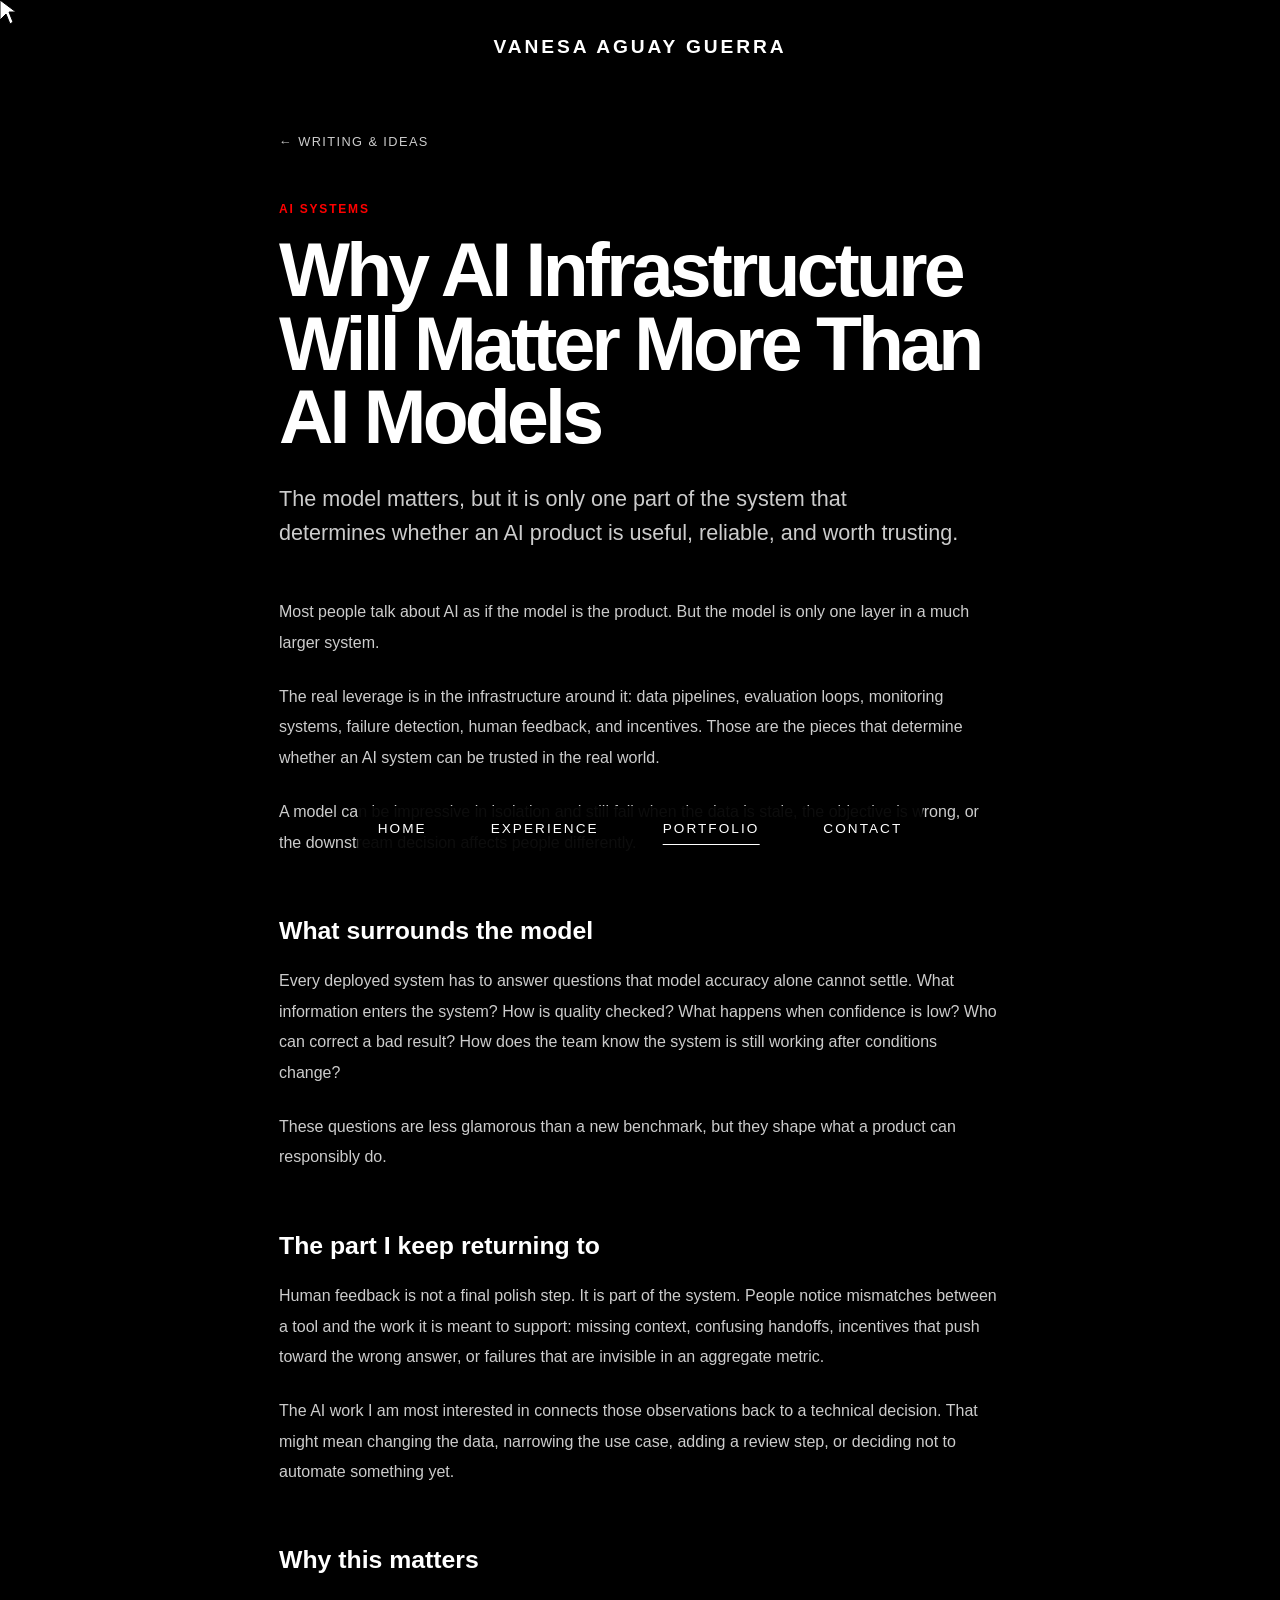
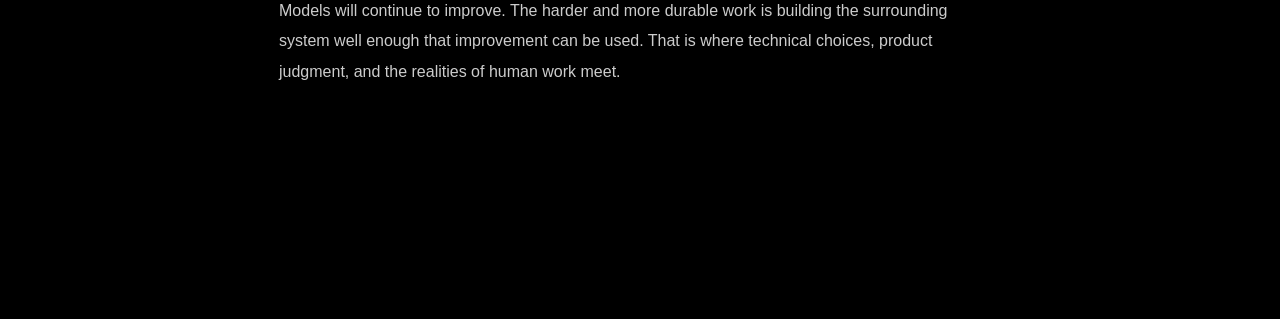
<file: blog-ai-infrastructure.html>
<!DOCTYPE html>
<html lang="en">
<head>
  <meta charset="UTF-8">
  <meta name="viewport" content="width=device-width, initial-scale=1.0">
  <title>Why AI Infrastructure Will Matter More Than AI Models • Vanesa Aguay Guerra</title>
  <link rel="stylesheet" href="styles.css">
</head>
<body>
  <div class="cursor" id="cursor"></div>

  <nav class="nav">
    <div class="nav-logo">VANESA AGUAY GUERRA</div>
  </nav>

  <nav class="bottom-nav" aria-label="Primary navigation">
    <a href="index.html" class="bottom-nav-link"><span class="nav-icon">⌂</span><span>home</span></a>
    <a href="experience.html" class="bottom-nav-link"><span class="nav-icon">◉</span><span>experience</span></a>
    <a href="portfolio.html#writing" class="bottom-nav-link active"><span class="nav-icon">▣</span><span>portfolio</span></a>
    <a href="mailto:vanesa.aguay@yale.edu" class="bottom-nav-link"><span class="nav-icon">✉</span><span>contact</span></a>
  </nav>

  <main id="main-container">
    <article class="page active">
      <div class="content-wrapper writing-article">
        <a class="article-back" href="portfolio.html#writing">← Writing &amp; Ideas</a>
        <p class="blog-category">AI Systems</p>
        <h1>Why AI Infrastructure Will Matter More Than AI Models</h1>
        <p class="article-dek">The model matters, but it is only one part of the system that determines whether an AI product is useful, reliable, and worth trusting.</p>

        <p>Most people talk about AI as if the model is the product. But the model is only one layer in a much larger system.</p>
        <p>The real leverage is in the infrastructure around it: data pipelines, evaluation loops, monitoring systems, failure detection, human feedback, and incentives. Those are the pieces that determine whether an AI system can be trusted in the real world.</p>
        <p>A model can be impressive in isolation and still fail when the data is stale, the objective is wrong, or the downstream decision affects people differently.</p>

        <h2>What surrounds the model</h2>
        <p>Every deployed system has to answer questions that model accuracy alone cannot settle. What information enters the system? How is quality checked? What happens when confidence is low? Who can correct a bad result? How does the team know the system is still working after conditions change?</p>
        <p>These questions are less glamorous than a new benchmark, but they shape what a product can responsibly do.</p>

        <h2>The part I keep returning to</h2>
        <p>Human feedback is not a final polish step. It is part of the system. People notice mismatches between a tool and the work it is meant to support: missing context, confusing handoffs, incentives that push toward the wrong answer, or failures that are invisible in an aggregate metric.</p>
        <p>The AI work I am most interested in connects those observations back to a technical decision. That might mean changing the data, narrowing the use case, adding a review step, or deciding not to automate something yet.</p>

        <h2>Why this matters</h2>
        <p>Models will continue to improve. The harder and more durable work is building the surrounding system well enough that improvement can be used. That is where technical choices, product judgment, and the realities of human work meet.</p>
      </div>
    </article>
  </main>

  <script src="script-pages.js"></script>
</body>
</html>
</file>
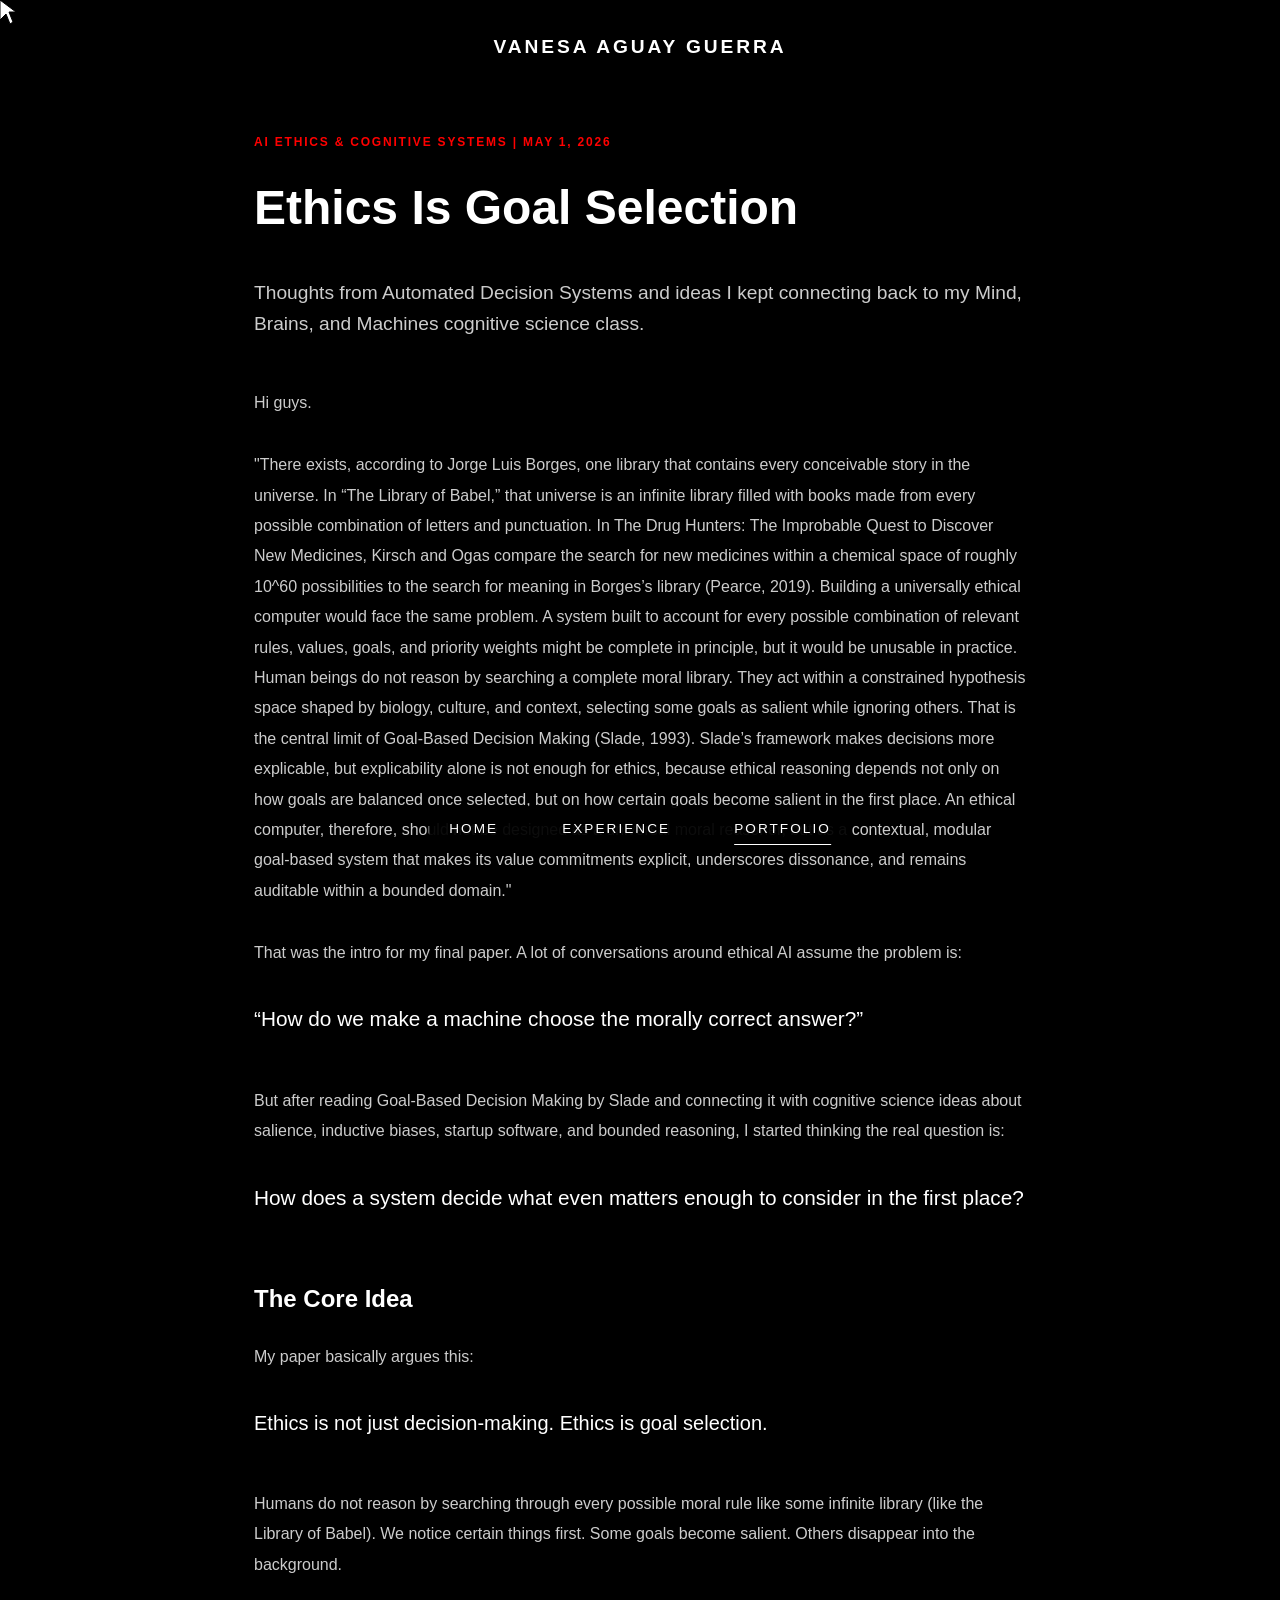
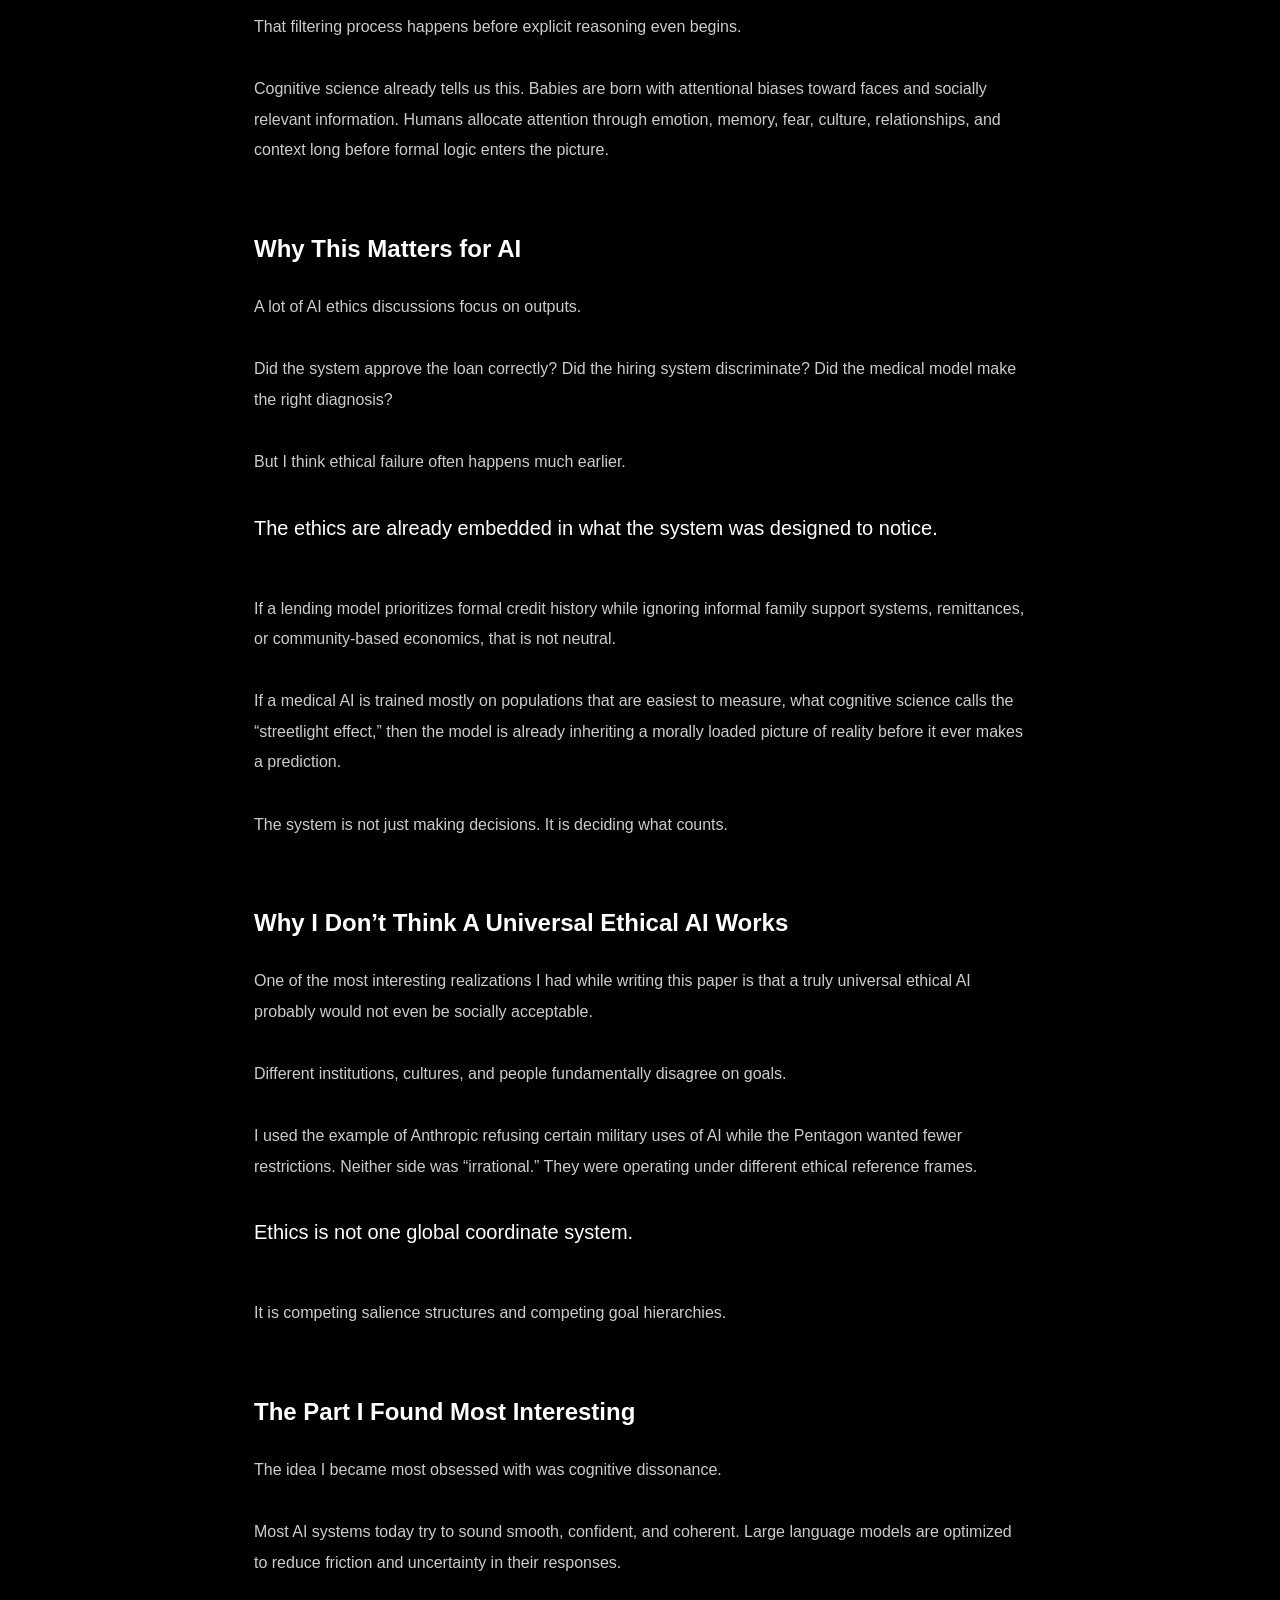
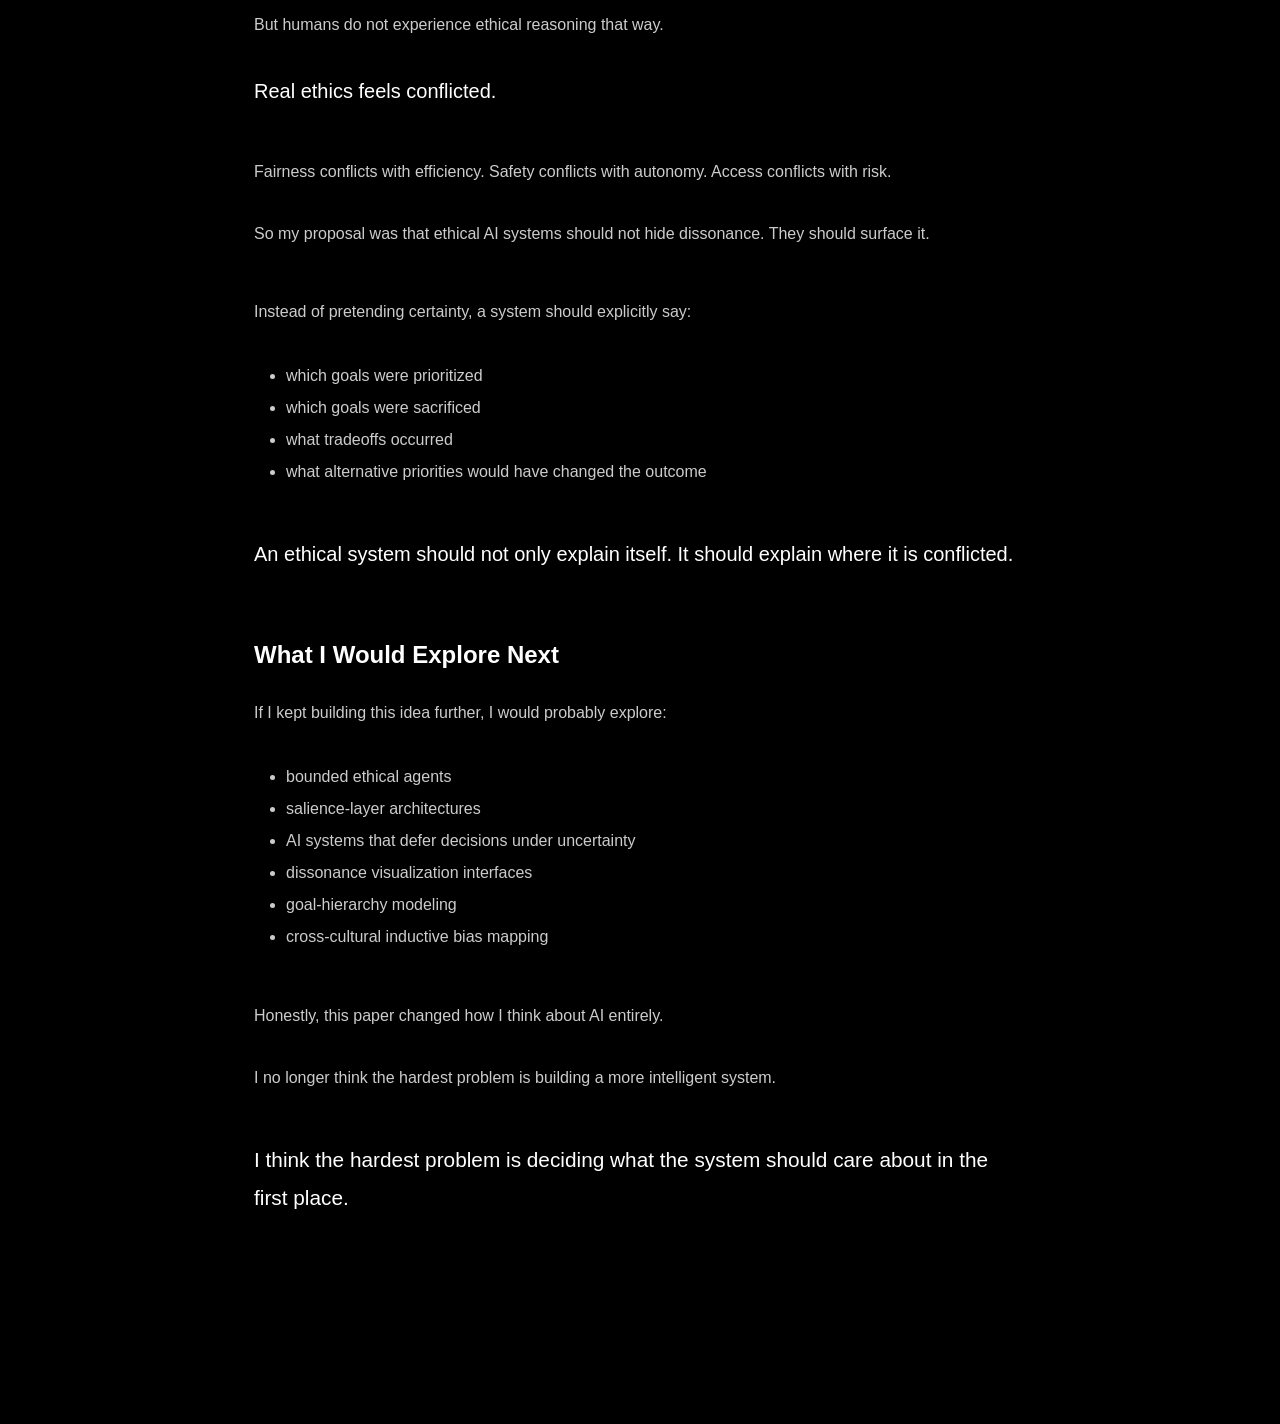
<file: blog-decision-systems.html>
<!DOCTYPE html>
<html lang="en">
<head>
  <meta charset="UTF-8">
  <meta name="viewport" content="width=device-width, initial-scale=1.0">
  <title>Ethics Is Goal Selection • Vanesa Aguay Guerra</title>
  <link rel="stylesheet" href="styles.css">
</head>
<body>
  <div class="cursor" id="cursor"></div>

  <nav class="nav">
    <div class="nav-logo">VANESA AGUAY GUERRA</div>
  </nav>

  <nav class="bottom-nav">
    <a href="index.html" class="bottom-nav-link">
      <span class="nav-icon">⌂</span><span>Home</span>
    </a>
    <a href="experience.html" class="bottom-nav-link">
      <span class="nav-icon">◉</span><span>Experience</span>
    </a>
    <a href="portfolio.html#writing" class="bottom-nav-link active">
      <span class="nav-icon">▣</span><span>Portfolio</span>
    </a>
  </nav>

  <main id="main-container">
    <section class="page active">
      <div class="content-wrapper" style="max-width: 900px;">

        <span class="blog-category">AI Ethics & Cognitive Systems | May 1, 2026</span>

        <h1 style="font-size: 3rem; margin-top: 1rem; margin-bottom: 2rem;">
          Ethics Is Goal Selection
        </h1>

        <p style="font-size:1.2rem; color:var(--light-gray); margin-bottom:3rem;">
          Thoughts from Automated Decision Systems and ideas I kept connecting back to my Mind, Brains, and Machines cognitive science class.
        </p>

         <!-- <img 
          src="assets/images/blog-ethics-cover.png" 
          alt="Ethics and Decision Systems"
          style="width:100%; margin-bottom:3rem; border:1px solid rgba(255,255,255,0.1);"
        > -->

        <p style="color: var(--light-gray); line-height: 1.9; margin-bottom: 2rem;">
          Hi guys.
        </p>

        <p style="color: var(--light-gray); line-height: 1.9; margin-bottom: 2rem;">
          "There exists, according to Jorge Luis Borges, one library that contains every conceivable story in the universe. In “The Library of Babel,” that universe is an infinite library filled with books made from every possible combination of letters and punctuation. In The Drug Hunters: The Improbable Quest to Discover New Medicines, Kirsch and Ogas compare the search for new medicines within a chemical space of roughly 10^60 possibilities to the search for meaning in Borges’s library (Pearce, 2019). Building a universally ethical computer would face the same problem. A system built to account for every possible combination of relevant rules, values, goals, and priority weights might be complete in principle, but it would be unusable in practice. Human beings do not reason by searching a complete moral library. They act within a constrained hypothesis space shaped by biology, culture, and context, selecting some goals as salient while ignoring others. That is the central limit of Goal-Based Decision Making (Slade, 1993). Slade’s framework makes decisions more explicable, but explicability alone is not enough for ethics, because ethical reasoning depends not only on how goals are balanced once selected, but on how certain goals become salient in the first place. An ethical computer, therefore, should not be designed as a universal moral reasoner, but as a contextual, modular goal-based system that makes its value commitments explicit, underscores dissonance, and remains auditable within a bounded domain." 
        </p>

        <p style="color: var(--light-gray); line-height: 1.9; margin-bottom: 2rem;">
          That was the intro for my final paper. A lot of conversations around ethical AI assume the problem is:
        </p>

        <p style="font-size:1.3rem; line-height:1.8; margin-bottom:3rem;">
          “How do we make a machine choose the morally correct answer?”
        </p>

        <p style="color: var(--light-gray); line-height: 1.9; margin-bottom: 2rem;">
          But after reading Goal-Based Decision Making by Slade and connecting it with cognitive science ideas about salience, inductive biases, startup software, and bounded reasoning, I started thinking the real question is:
        </p>

        <p style="font-size:1.3rem; line-height:1.8; margin-bottom:3rem;">
          How does a system decide what even matters enough to consider in the first place?
        </p>

        <h2 style="margin-top:4rem; margin-bottom:1.5rem;">The Core Idea</h2>

        <p style="color: var(--light-gray); line-height: 1.9; margin-bottom: 2rem;">
          My paper basically argues this:
        </p>

        <p style="font-size:1.25rem; line-height:1.8; margin-bottom:3rem;">
          Ethics is not just decision-making. Ethics is goal selection.
        </p>

        <p style="color: var(--light-gray); line-height: 1.9; margin-bottom: 2rem;">
          Humans do not reason by searching through every possible moral rule like some infinite library (like the Library of Babel). We notice certain things first. Some goals become salient. Others disappear into the background.
        </p>

        <p style="color: var(--light-gray); line-height: 1.9; margin-bottom: 2rem;">
          That filtering process happens before explicit reasoning even begins.
        </p>

        <p style="color: var(--light-gray); line-height: 1.9; margin-bottom: 3rem;">
          Cognitive science already tells us this. Babies are born with attentional biases toward faces and socially relevant information. Humans allocate attention through emotion, memory, fear, culture, relationships, and context long before formal logic enters the picture.
        </p>

        <!-- <img 
          src="assets/images/blog-ethics-1.png" 
          alt="Goal Selection"
          style="width:100%; margin-bottom:3rem; border:1px solid rgba(255,255,255,0.1);"
        > -->

        <h2 style="margin-top:4rem; margin-bottom:1.5rem;">Why This Matters for AI</h2>

        <p style="color: var(--light-gray); line-height: 1.9; margin-bottom: 2rem;">
          A lot of AI ethics discussions focus on outputs.
        </p>

        <p style="color: var(--light-gray); line-height: 1.9; margin-bottom: 2rem;">
          Did the system approve the loan correctly?
          Did the hiring system discriminate?
          Did the medical model make the right diagnosis?
        </p>

        <p style="color: var(--light-gray); line-height: 1.9; margin-bottom: 2rem;">
          But I think ethical failure often happens much earlier.
        </p>

        <p style="font-size:1.25rem; line-height:1.8; margin-bottom:3rem;">
          The ethics are already embedded in what the system was designed to notice.
        </p>

        <p style="color: var(--light-gray); line-height: 1.9; margin-bottom: 2rem;">
          If a lending model prioritizes formal credit history while ignoring informal family support systems, remittances, or community-based economics, that is not neutral.
        </p>

        <p style="color: var(--light-gray); line-height: 1.9; margin-bottom: 2rem;">
          If a medical AI is trained mostly on populations that are easiest to measure, what cognitive science calls the “streetlight effect,” then the model is already inheriting a morally loaded picture of reality before it ever makes a prediction.
        </p>

        <p style="color: var(--light-gray); line-height: 1.9; margin-bottom: 3rem;">
          The system is not just making decisions. It is deciding what counts.
        </p>

        <h2 style="margin-top:4rem; margin-bottom:1.5rem;">Why I Don’t Think A Universal Ethical AI Works</h2>

        <p style="color: var(--light-gray); line-height: 1.9; margin-bottom: 2rem;">
          One of the most interesting realizations I had while writing this paper is that a truly universal ethical AI probably would not even be socially acceptable.
        </p>

        <p style="color: var(--light-gray); line-height: 1.9; margin-bottom: 2rem;">
          Different institutions, cultures, and people fundamentally disagree on goals.
        </p>

        <p style="color: var(--light-gray); line-height: 1.9; margin-bottom: 2rem;">
          I used the example of Anthropic refusing certain military uses of AI while the Pentagon wanted fewer restrictions. Neither side was “irrational.” They were operating under different ethical reference frames.
        </p>

        <p style="font-size:1.25rem; line-height:1.8; margin-bottom:3rem;">
          Ethics is not one global coordinate system.
        </p>

        <p style="color: var(--light-gray); line-height: 1.9; margin-bottom: 3rem;">
          It is competing salience structures and competing goal hierarchies.
        </p>

         <!-- <img 
          src="assets/images/blog-ethics-2.png" 
          alt="AI Ethics"
          style="width:100%; margin-bottom:3rem; border:1px solid rgba(255,255,255,0.1);"
        > -->

        <h2 style="margin-top:4rem; margin-bottom:1.5rem;">The Part I Found Most Interesting</h2>

        <p style="color: var(--light-gray); line-height: 1.9; margin-bottom: 2rem;">
          The idea I became most obsessed with was cognitive dissonance.
        </p>

        <p style="color: var(--light-gray); line-height: 1.9; margin-bottom: 2rem;">
          Most AI systems today try to sound smooth, confident, and coherent. Large language models are optimized to reduce friction and uncertainty in their responses.
        </p>

        <p style="color: var(--light-gray); line-height: 1.9; margin-bottom: 2rem;">
          But humans do not experience ethical reasoning that way.
        </p>

        <p style="font-size:1.25rem; line-height:1.8; margin-bottom:3rem;">
          Real ethics feels conflicted.
        </p>

        <p style="color: var(--light-gray); line-height: 1.9; margin-bottom: 2rem;">
          Fairness conflicts with efficiency.
          Safety conflicts with autonomy.
          Access conflicts with risk.
        </p>

        <p style="color: var(--light-gray); line-height: 1.9; margin-bottom: 3rem;">
          So my proposal was that ethical AI systems should not hide dissonance. They should surface it.
        </p>

        <p style="color: var(--light-gray); line-height: 1.9; margin-bottom: 2rem;">
          Instead of pretending certainty, a system should explicitly say:
        </p>

        <ul style="color: var(--light-gray); line-height: 2; margin-bottom: 3rem; padding-left: 2rem;">
          <li>which goals were prioritized</li>
          <li>which goals were sacrificed</li>
          <li>what tradeoffs occurred</li>
          <li>what alternative priorities would have changed the outcome</li>
        </ul>

        <p style="font-size:1.25rem; line-height:1.8; margin-bottom:3rem;">
          An ethical system should not only explain itself. It should explain where it is conflicted.
        </p>

        <h2 style="margin-top:4rem; margin-bottom:1.5rem;">What I Would Explore Next</h2>

        <p style="color: var(--light-gray); line-height: 1.9; margin-bottom: 2rem;">
          If I kept building this idea further, I would probably explore:
        </p>

        <ul style="color: var(--light-gray); line-height: 2; margin-bottom: 3rem; padding-left: 2rem;">
          <li>bounded ethical agents</li>
          <li>salience-layer architectures</li>
          <li>AI systems that defer decisions under uncertainty</li>
          <li>dissonance visualization interfaces</li>
          <li>goal-hierarchy modeling</li>
          <li>cross-cultural inductive bias mapping</li>
        </ul>

        <p style="color: var(--light-gray); line-height: 1.9; margin-bottom: 2rem;">
          Honestly, this paper changed how I think about AI entirely.
        </p>

        <p style="color: var(--light-gray); line-height: 1.9; margin-bottom: 2rem;">
          I no longer think the hardest problem is building a more intelligent system.
        </p>

        <p style="font-size:1.3rem; line-height:1.8; margin-top:3rem;">
          I think the hardest problem is deciding what the system should care about in the first place.
        </p>

      </div>
    </section>
  </main>

  <script src="script-pages.js"></script>
</body>
</html>
</file>
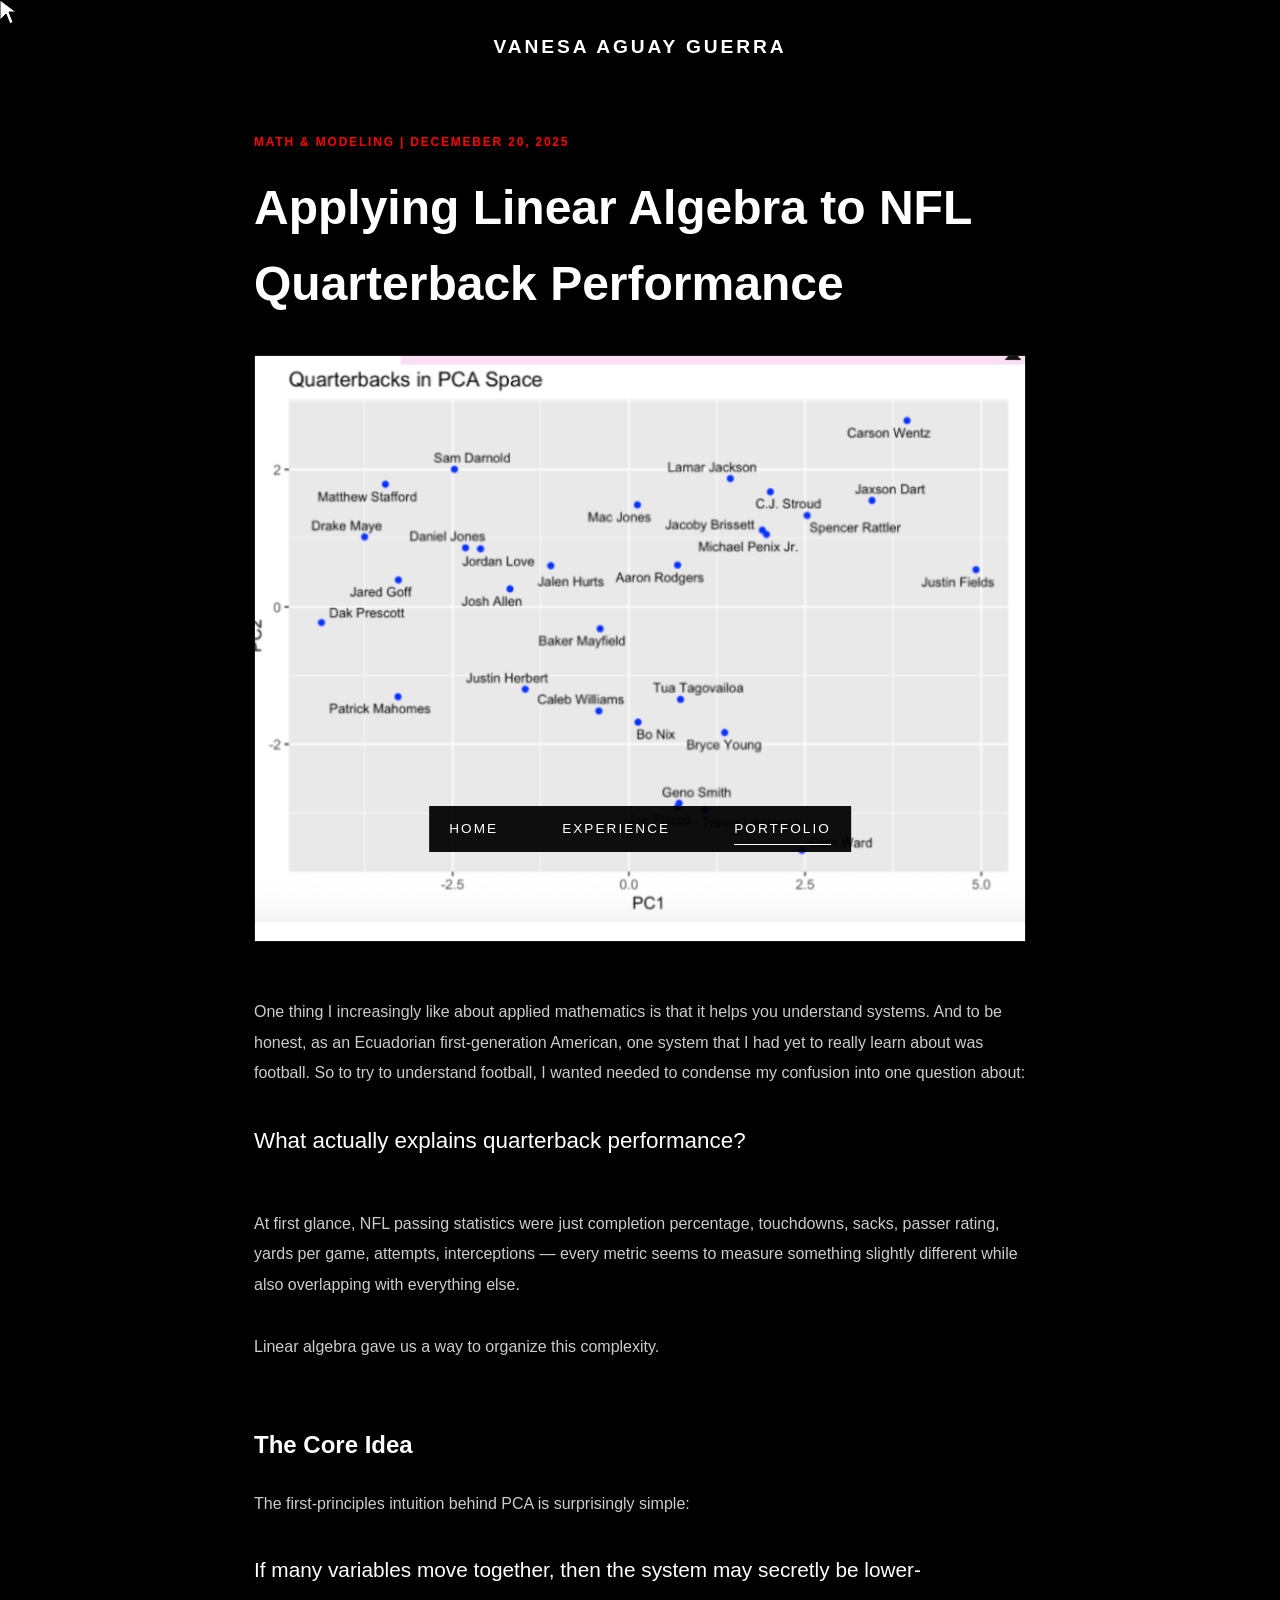
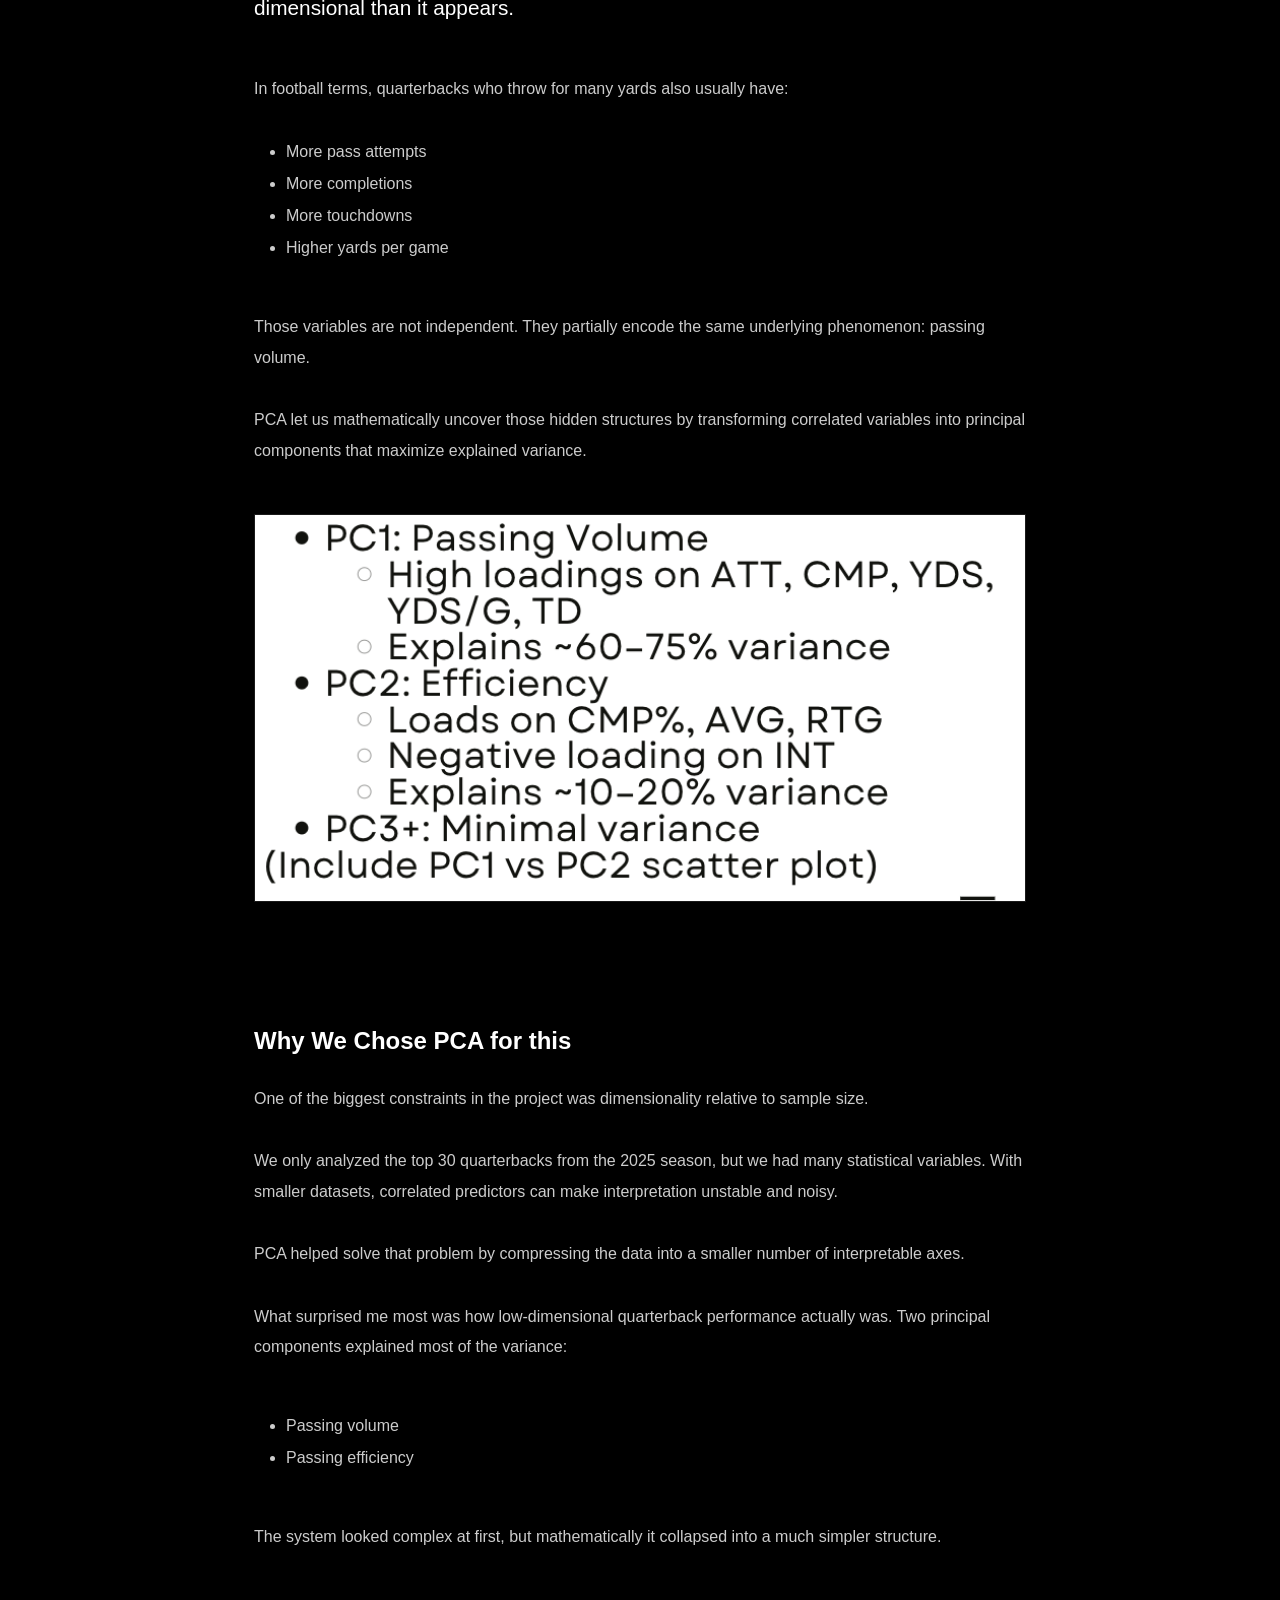
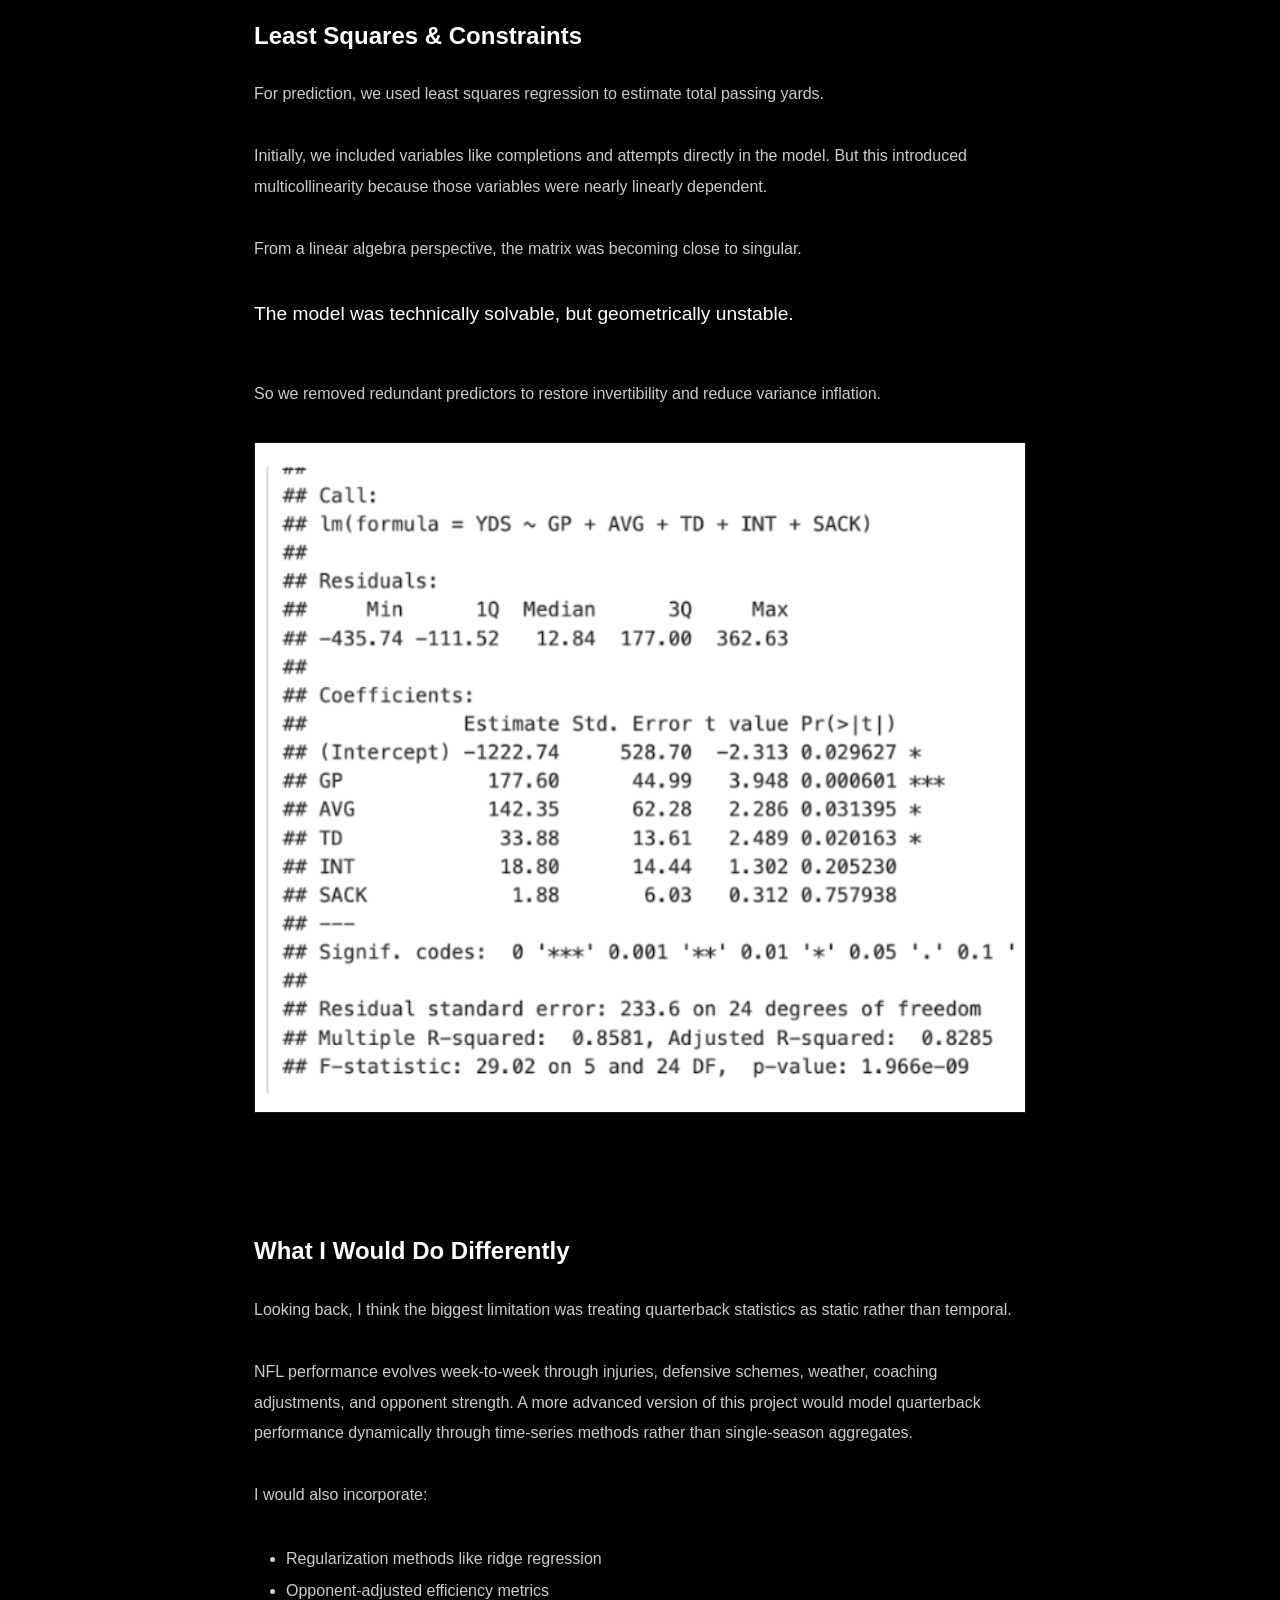
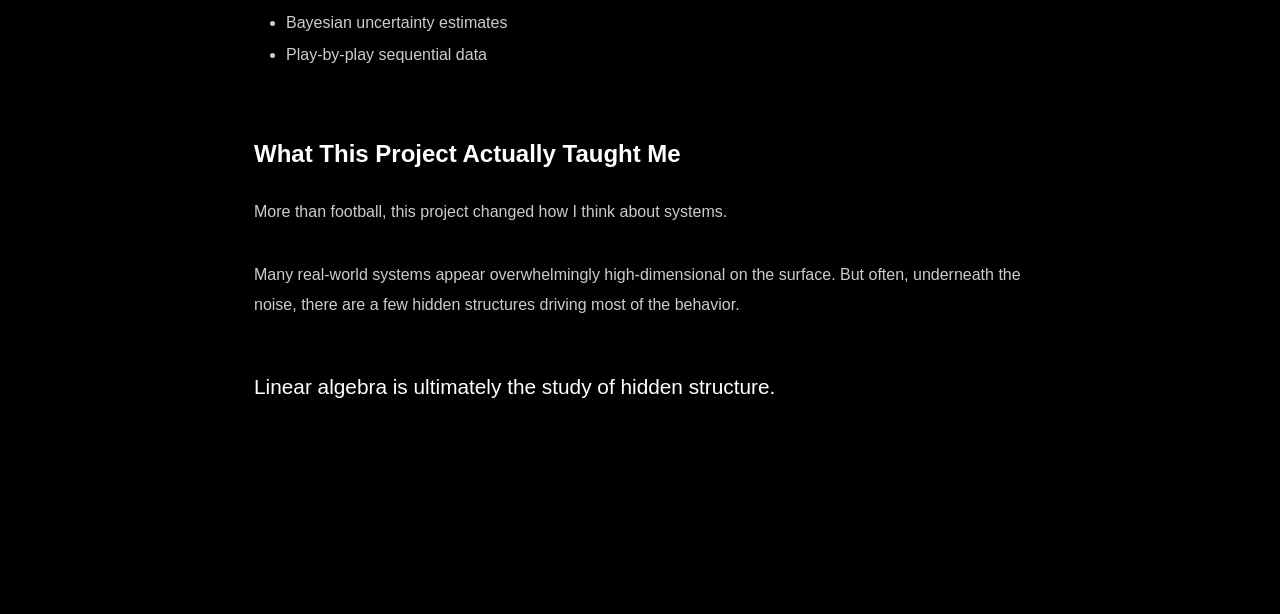
<file: blog-linear-algebra.html>
<!DOCTYPE html>
<html lang="en">
<head>
  <meta charset="UTF-8">
  <meta name="viewport" content="width=device-width, initial-scale=1.0">
  <title>Applying Linear Algebra to NFL Quarterback Performance • Vanesa Aguay Guerra</title>
  <link rel="stylesheet" href="styles.css">
</head>
<body>
  <div class="cursor" id="cursor"></div>

  <nav class="nav">
    <div class="nav-logo">VANESA AGUAY GUERRA</div>
  </nav>

  <nav class="bottom-nav">
    <a href="index.html" class="bottom-nav-link">
      <span class="nav-icon">⌂</span><span>Home</span>
    </a>
    <a href="experience.html" class="bottom-nav-link">
      <span class="nav-icon">◉</span><span>Experience</span>
    </a>
    <a href="portfolio.html#writing" class="bottom-nav-link active">
      <span class="nav-icon">▣</span><span>Portfolio</span>
    </a>
  </nav>

  <main id="main-container">
    <section class="page active">
      <div class="content-wrapper" style="max-width: 900px;">

        <span class="blog-category">Math & Modeling | Decemeber 20, 2025</span>

        <h1 style="font-size: 3rem; margin-top: 1rem; margin-bottom: 2rem;">
          Applying Linear Algebra to NFL Quarterback Performance
        </h1>

        <img 
          src="assets/images/blog-linear-cover.png" 
          alt="Linear Algebra NFL Project"
          style="width:100%; margin-bottom:3rem; border:1px solid rgba(255,255,255,0.1);"
        >

        <p style="color: var(--light-gray); line-height: 1.9; margin-bottom: 2rem;">
          One thing I increasingly like about applied mathematics is that it helps you understand systems. And to be honest, as an Ecuadorian first-generation American, one system that I had yet to really learn about was football. So to try to understand football, I wanted needed to condense my confusion into one question about:
        </p>

        <p style="font-size:1.4rem; line-height:1.8; margin-bottom:3rem;">
          What actually explains quarterback performance?
        </p>

        <p style="color: var(--light-gray); line-height: 1.9; margin-bottom: 2rem;">
          At first glance, NFL passing statistics were just completion percentage, touchdowns, sacks, passer rating, yards per game, attempts, interceptions — every metric seems to measure something slightly different while also overlapping with everything else.
        </p>

        <p style="color: var(--light-gray); line-height: 1.9; margin-bottom: 2rem;">
          Linear algebra gave us a way to organize this complexity.
        </p>

        <h2 style="margin-top:4rem; margin-bottom:1.5rem;">The Core Idea</h2>

        <p style="color: var(--light-gray); line-height: 1.9; margin-bottom: 2rem;">
          The first-principles intuition behind PCA is surprisingly simple:
        </p>

        <p style="font-size:1.3rem; line-height:1.8; margin-bottom:3rem;">
          If many variables move together, then the system may secretly be lower-dimensional than it appears.
        </p>

        <p style="color: var(--light-gray); line-height: 1.9; margin-bottom: 2rem;">
          In football terms, quarterbacks who throw for many yards also usually have:
        </p>

        <ul style="color: var(--light-gray); line-height: 2; margin-bottom: 3rem; padding-left: 2rem;">
          <li>More pass attempts</li>
          <li>More completions</li>
          <li>More touchdowns</li>
          <li>Higher yards per game</li>
        </ul>

        <p style="color: var(--light-gray); line-height: 1.9; margin-bottom: 2rem;">
          Those variables are not independent. They partially encode the same underlying phenomenon: passing volume.
        </p>

        <p style="color: var(--light-gray); line-height: 1.9; margin-bottom: 3rem;">
          PCA let us mathematically uncover those hidden structures by transforming correlated variables into principal components that maximize explained variance.
        </p>

        <img 
          src="assets/images/blog-linear-pca.png" 
          alt="PCA Results"
          style="width:100%; margin-bottom:3rem; border:1px solid rgba(255,255,255,0.1);"
        >

        <h2 style="margin-top:4rem; margin-bottom:1.5rem;">Why We Chose PCA for this</h2>

        <p style="color: var(--light-gray); line-height: 1.9; margin-bottom: 2rem;">
          One of the biggest constraints in the project was dimensionality relative to sample size.
        </p>

        <p style="color: var(--light-gray); line-height: 1.9; margin-bottom: 2rem;">
          We only analyzed the top 30 quarterbacks from the 2025 season, but we had many statistical variables. With smaller datasets, correlated predictors can make interpretation unstable and noisy.
        </p>

        <p style="color: var(--light-gray); line-height: 1.9; margin-bottom: 2rem;">
          PCA helped solve that problem by compressing the data into a smaller number of interpretable axes.
        </p>

        <p style="color: var(--light-gray); line-height: 1.9; margin-bottom: 3rem;">
          What surprised me most was how low-dimensional quarterback performance actually was. Two principal components explained most of the variance:
        </p>

        <ul style="color: var(--light-gray); line-height: 2; margin-bottom: 3rem; padding-left: 2rem;">
          <li>Passing volume</li>
          <li>Passing efficiency</li>
        </ul>

        <p style="color: var(--light-gray); line-height: 1.9; margin-bottom: 3rem;">
          The system looked complex at first, but mathematically it collapsed into a much simpler structure.
        </p>

        <h2 style="margin-top:4rem; margin-bottom:1.5rem;">Least Squares & Constraints</h2>

        <p style="color: var(--light-gray); line-height: 1.9; margin-bottom: 2rem;">
          For prediction, we used least squares regression to estimate total passing yards.
        </p>

        <p style="color: var(--light-gray); line-height: 1.9; margin-bottom: 2rem;">
          Initially, we included variables like completions and attempts directly in the model. But this introduced multicollinearity because those variables were nearly linearly dependent.
        </p>

        <p style="color: var(--light-gray); line-height: 1.9; margin-bottom: 2rem;">
          From a linear algebra perspective, the matrix was becoming close to singular.
        </p>

        <p style="font-size:1.2rem; line-height:1.8; margin-bottom:3rem;">
          The model was technically solvable, but geometrically unstable.
        </p>

        <p style="color: var(--light-gray); line-height: 1.9; margin-bottom: 2rem;">
          So we removed redundant predictors to restore invertibility and reduce variance inflation.
        </p>

        <img 
          src="assets/images/blog-linear-leastsquares.png" 
          alt="Least Squares Results"
          style="width:100%; margin-bottom:3rem; border:1px solid rgba(255,255,255,0.1);"
        >

        <h2 style="margin-top:4rem; margin-bottom:1.5rem;">What I Would Do Differently</h2>

        <p style="color: var(--light-gray); line-height: 1.9; margin-bottom: 2rem;">
          Looking back, I think the biggest limitation was treating quarterback statistics as static rather than temporal.
        </p>

        <p style="color: var(--light-gray); line-height: 1.9; margin-bottom: 2rem;">
          NFL performance evolves week-to-week through injuries, defensive schemes, weather, coaching adjustments, and opponent strength. A more advanced version of this project would model quarterback performance dynamically through time-series methods rather than single-season aggregates.
        </p>

        <p style="color: var(--light-gray); line-height: 1.9; margin-bottom: 2rem;">
          I would also incorporate:
        </p>

        <ul style="color: var(--light-gray); line-height: 2; margin-bottom: 3rem; padding-left: 2rem;">
          <li>Regularization methods like ridge regression</li>
          <li>Opponent-adjusted efficiency metrics</li>
          <li>Bayesian uncertainty estimates</li>
          <li>Play-by-play sequential data</li>
        </ul>

        <h2 style="margin-top:4rem; margin-bottom:1.5rem;">What This Project Actually Taught Me</h2>

        <p style="color: var(--light-gray); line-height: 1.9; margin-bottom: 2rem;">
          More than football, this project changed how I think about systems.
        </p>

        <p style="color: var(--light-gray); line-height: 1.9; margin-bottom: 2rem;">
          Many real-world systems appear overwhelmingly high-dimensional on the surface. But often, underneath the noise, there are a few hidden structures driving most of the behavior.
        </p>

        <p style="font-size:1.3rem; line-height:1.8; margin-top:3rem;">
          Linear algebra is ultimately the study of hidden structure.
        </p>

      </div>
    </section>
  </main>

  <script src="script-pages.js"></script>
</body>
</html>
</file>
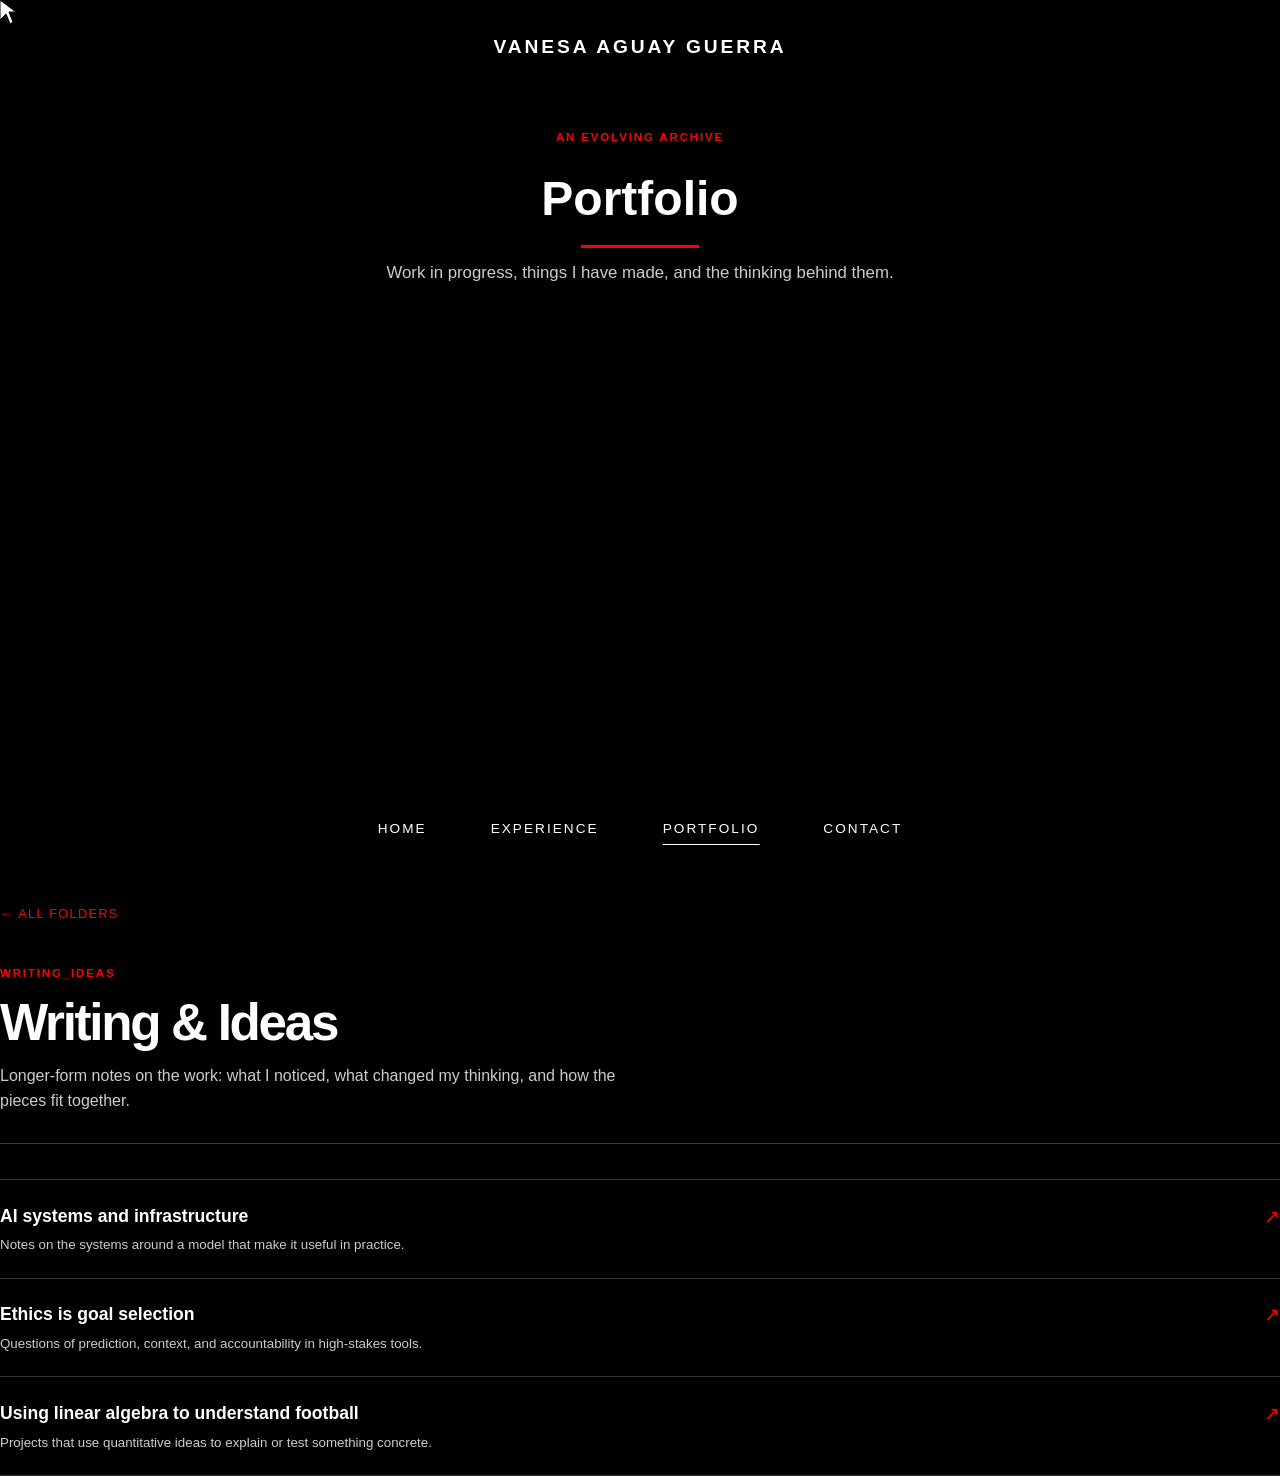
<file: blog.html>
<!DOCTYPE html>
<html lang="en">
<head>
  <meta charset="UTF-8">
  <meta http-equiv="refresh" content="0; url=portfolio.html#writing">
  <meta name="viewport" content="width=device-width, initial-scale=1.0">
  <title>Writing &amp; Ideas • Vanesa Aguay Guerra</title>
  <script>window.location.replace('portfolio.html#writing');</script>
</head>
<body>
  <p>Opening <a href="portfolio.html#writing">Writing &amp; Ideas</a>…</p>
</body>
</html>
</file>
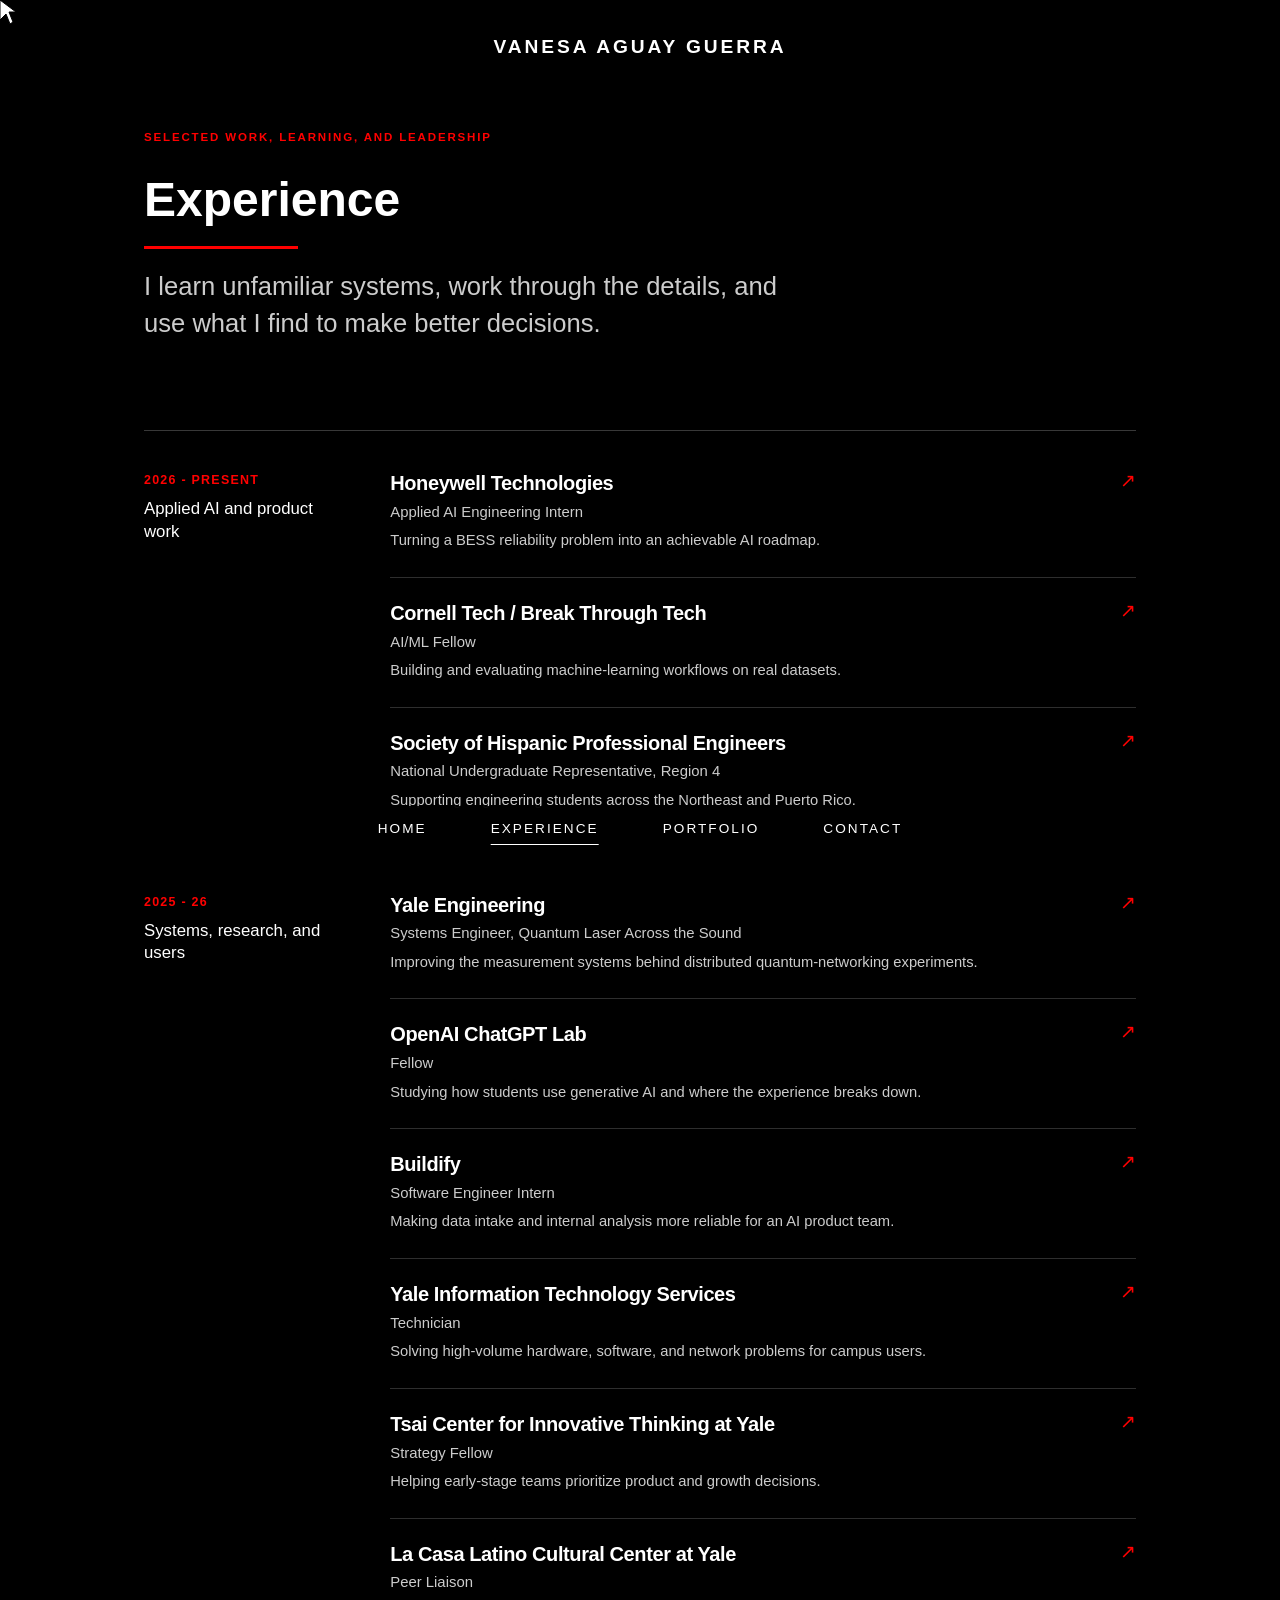
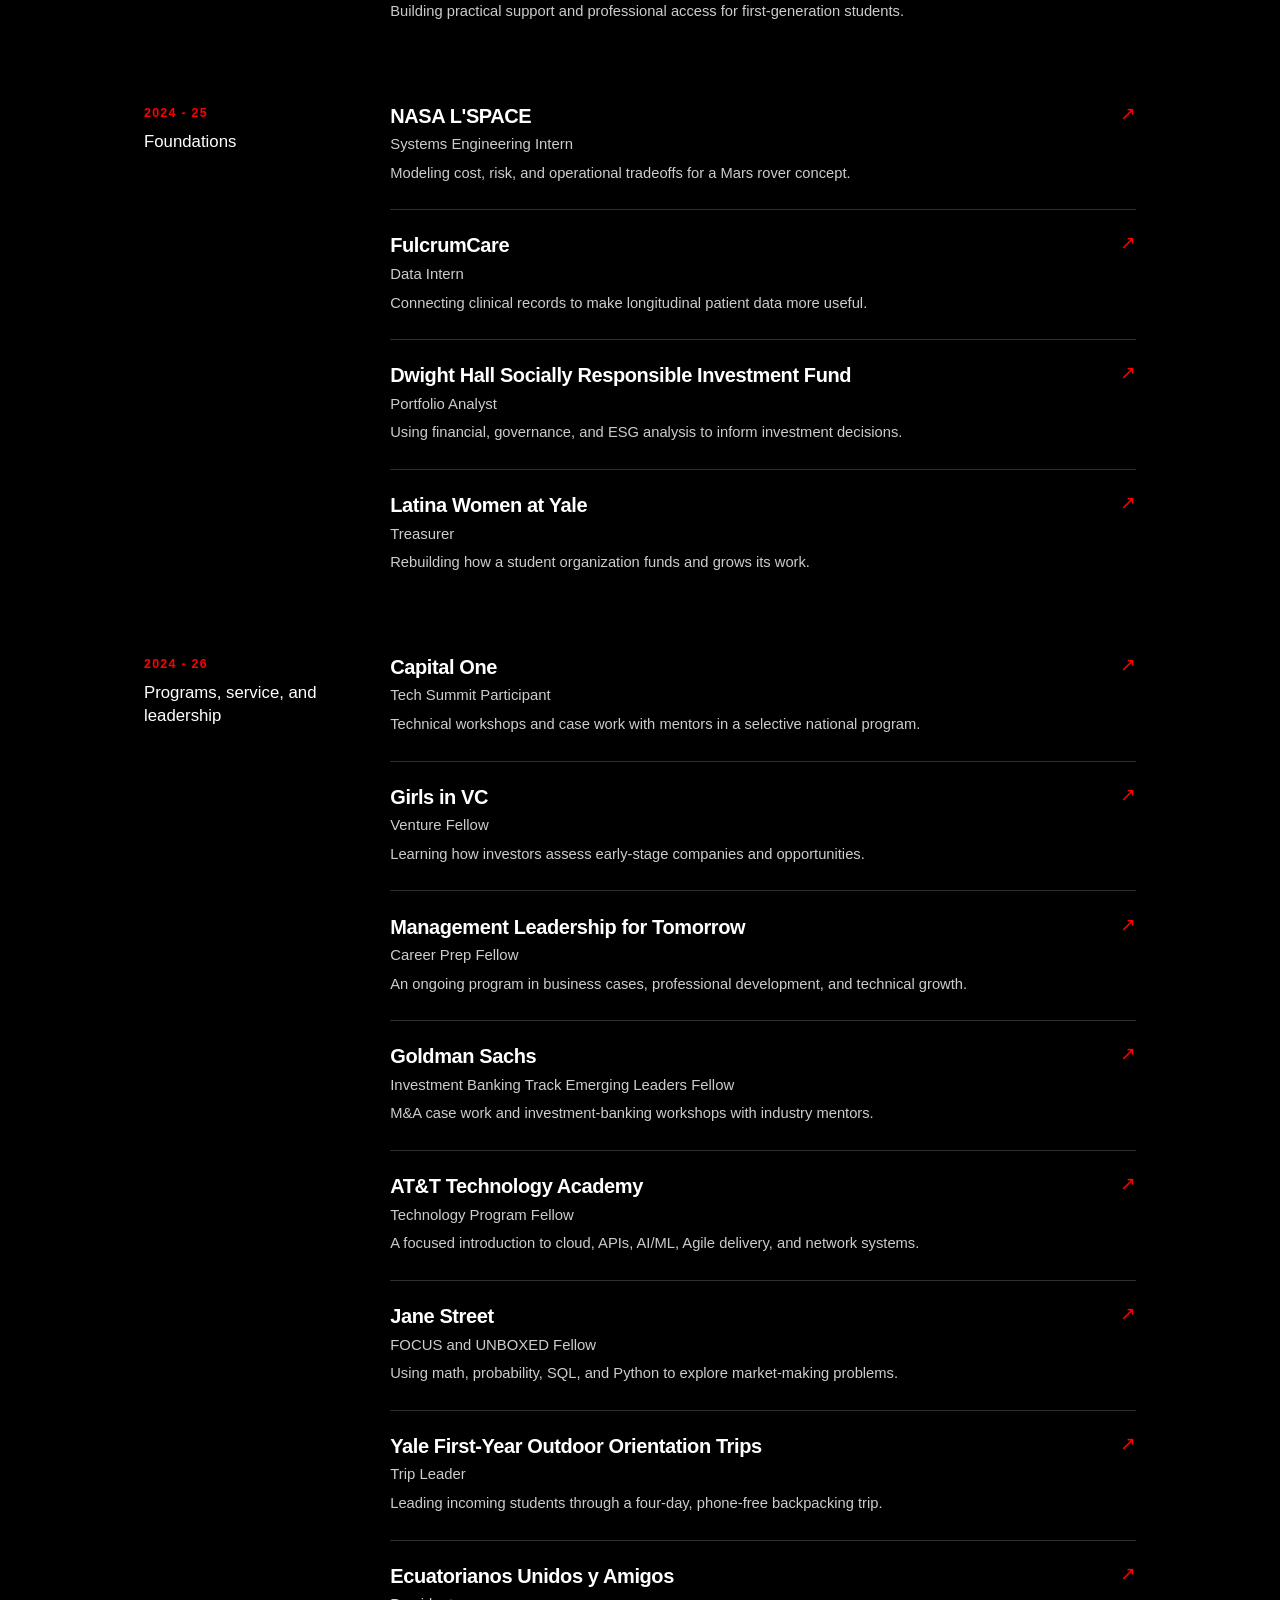
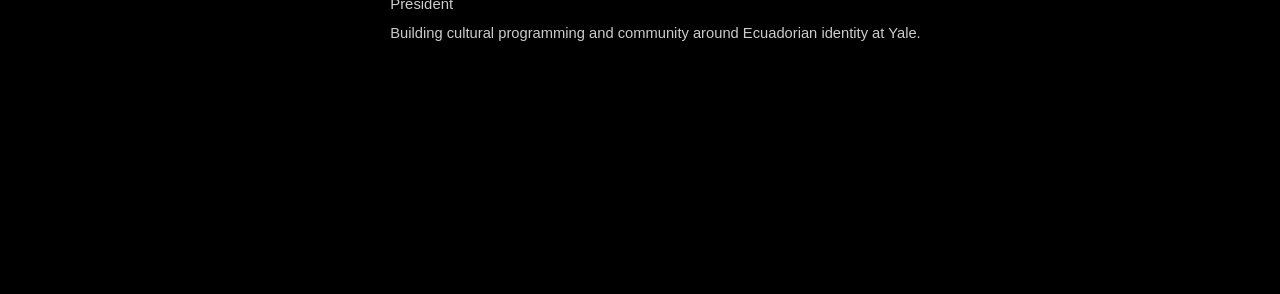
<file: experience.html>
<!DOCTYPE html>
<html lang="en">
<head>
  <meta charset="UTF-8">
  <meta name="viewport" content="width=device-width, initial-scale=1.0">
  <title>Experience • Vanesa Aguay Guerra</title>
  <link rel="stylesheet" href="styles.css">
</head>
<body>
  <div class="cursor" id="cursor"></div>

  <nav class="nav">
    <div class="nav-logo">VANESA AGUAY GUERRA</div>
  </nav>

  <nav class="bottom-nav" aria-label="Primary navigation">
    <a href="index.html" class="bottom-nav-link"><span class="nav-icon">⌂</span><span>home</span></a>
    <a href="experience.html" class="bottom-nav-link active" aria-current="page"><span class="nav-icon">◉</span><span>experience</span></a>
    <a href="portfolio.html" class="bottom-nav-link"><span class="nav-icon">▣</span><span>portfolio</span></a>
    <a href="mailto:vanesa.aguay@yale.edu" class="bottom-nav-link"><span class="nav-icon">✉</span><span>contact</span></a>
  </nav>

  <main id="main-container">
    <section id="experience" class="page active experience-page">
      <div class="content-wrapper experience-wrapper">
        <header class="experience-intro">
          <p class="experience-eyebrow">Selected work, learning, and leadership</p>
          <h1 class="page-title">Experience</h1>
          <p class="experience-statement">I learn unfamiliar systems, work through the details, and use what I find to make better decisions.</p>
        </header>

        <div class="experience-timeline">
          <section class="experience-era" aria-labelledby="now-heading">
            <div class="experience-era-label">
              <p>2026 - present</p>
              <h2 id="now-heading">Applied AI and product work</h2>
            </div>
            <div class="experience-era-items">
              <button class="experience-entry" type="button" data-experience="honeywell">
                <span class="experience-entry-main"><span class="experience-entry-company">Honeywell Technologies</span><span class="experience-entry-role">Applied AI Engineering Intern</span></span>
                <span class="experience-entry-summary">Turning a BESS reliability problem into an achievable AI roadmap.</span>
                <span class="experience-entry-arrow" aria-hidden="true">↗</span>
              </button>
              <button class="experience-entry" type="button" data-experience="cornell">
                <span class="experience-entry-main"><span class="experience-entry-company">Cornell Tech / Break Through Tech</span><span class="experience-entry-role">AI/ML Fellow</span></span>
                <span class="experience-entry-summary">Building and evaluating machine-learning workflows on real datasets.</span>
                <span class="experience-entry-arrow" aria-hidden="true">↗</span>
              </button>
              <button class="experience-entry" type="button" data-experience="shpe">
                <span class="experience-entry-main"><span class="experience-entry-company">Society of Hispanic Professional Engineers</span><span class="experience-entry-role">National Undergraduate Representative, Region 4</span></span>
                <span class="experience-entry-summary">Supporting engineering students across the Northeast and Puerto Rico.</span>
                <span class="experience-entry-arrow" aria-hidden="true">↗</span>
              </button>
            </div>
          </section>

          <section class="experience-era" aria-labelledby="systems-heading">
            <div class="experience-era-label">
              <p>2025 - 26</p>
              <h2 id="systems-heading">Systems, research, and users</h2>
            </div>
            <div class="experience-era-items">
              <button class="experience-entry" type="button" data-experience="yale-engineering">
                <span class="experience-entry-main"><span class="experience-entry-company">Yale Engineering</span><span class="experience-entry-role">Systems Engineer, Quantum Laser Across the Sound</span></span>
                <span class="experience-entry-summary">Improving the measurement systems behind distributed quantum-networking experiments.</span>
                <span class="experience-entry-arrow" aria-hidden="true">↗</span>
              </button>
              <button class="experience-entry" type="button" data-experience="openai">
                <span class="experience-entry-main"><span class="experience-entry-company">OpenAI ChatGPT Lab</span><span class="experience-entry-role">Fellow</span></span>
                <span class="experience-entry-summary">Studying how students use generative AI and where the experience breaks down.</span>
                <span class="experience-entry-arrow" aria-hidden="true">↗</span>
              </button>
              <button class="experience-entry" type="button" data-experience="buildify">
                <span class="experience-entry-main"><span class="experience-entry-company">Buildify</span><span class="experience-entry-role">Software Engineer Intern</span></span>
                <span class="experience-entry-summary">Making data intake and internal analysis more reliable for an AI product team.</span>
                <span class="experience-entry-arrow" aria-hidden="true">↗</span>
              </button>
              <button class="experience-entry" type="button" data-experience="its">
                <span class="experience-entry-main"><span class="experience-entry-company">Yale Information Technology Services</span><span class="experience-entry-role">Technician</span></span>
                <span class="experience-entry-summary">Solving high-volume hardware, software, and network problems for campus users.</span>
                <span class="experience-entry-arrow" aria-hidden="true">↗</span>
              </button>
              <button class="experience-entry" type="button" data-experience="tsai">
                <span class="experience-entry-main"><span class="experience-entry-company">Tsai Center for Innovative Thinking at Yale</span><span class="experience-entry-role">Strategy Fellow</span></span>
                <span class="experience-entry-summary">Helping early-stage teams prioritize product and growth decisions.</span>
                <span class="experience-entry-arrow" aria-hidden="true">↗</span>
              </button>
              <button class="experience-entry" type="button" data-experience="lacasa">
                <span class="experience-entry-main"><span class="experience-entry-company">La Casa Latino Cultural Center at Yale</span><span class="experience-entry-role">Peer Liaison</span></span>
                <span class="experience-entry-summary">Building practical support and professional access for first-generation students.</span>
                <span class="experience-entry-arrow" aria-hidden="true">↗</span>
              </button>
            </div>
          </section>

          <section class="experience-era" aria-labelledby="foundations-heading">
            <div class="experience-era-label">
              <p>2024 - 25</p>
              <h2 id="foundations-heading">Foundations</h2>
            </div>
            <div class="experience-era-items">
              <button class="experience-entry" type="button" data-experience="nasa">
                <span class="experience-entry-main"><span class="experience-entry-company">NASA L'SPACE</span><span class="experience-entry-role">Systems Engineering Intern</span></span>
                <span class="experience-entry-summary">Modeling cost, risk, and operational tradeoffs for a Mars rover concept.</span>
                <span class="experience-entry-arrow" aria-hidden="true">↗</span>
              </button>
              <button class="experience-entry" type="button" data-experience="fulcrum">
                <span class="experience-entry-main"><span class="experience-entry-company">FulcrumCare</span><span class="experience-entry-role">Data Intern</span></span>
                <span class="experience-entry-summary">Connecting clinical records to make longitudinal patient data more useful.</span>
                <span class="experience-entry-arrow" aria-hidden="true">↗</span>
              </button>
              <button class="experience-entry" type="button" data-experience="dwight">
                <span class="experience-entry-main"><span class="experience-entry-company">Dwight Hall Socially Responsible Investment Fund</span><span class="experience-entry-role">Portfolio Analyst</span></span>
                <span class="experience-entry-summary">Using financial, governance, and ESG analysis to inform investment decisions.</span>
                <span class="experience-entry-arrow" aria-hidden="true">↗</span>
              </button>
              <button class="experience-entry" type="button" data-experience="latina-women">
                <span class="experience-entry-main"><span class="experience-entry-company">Latina Women at Yale</span><span class="experience-entry-role">Treasurer</span></span>
                <span class="experience-entry-summary">Rebuilding how a student organization funds and grows its work.</span>
                <span class="experience-entry-arrow" aria-hidden="true">↗</span>
              </button>
            </div>
          </section>

          <section class="experience-era" aria-labelledby="programs-heading">
            <div class="experience-era-label">
              <p>2024 - 26</p>
              <h2 id="programs-heading">Programs, service, and leadership</h2>
            </div>
            <div class="experience-era-items">
              <button class="experience-entry" type="button" data-experience="capital-one">
                <span class="experience-entry-main"><span class="experience-entry-company">Capital One</span><span class="experience-entry-role">Tech Summit Participant</span></span>
                <span class="experience-entry-summary">Technical workshops and case work with mentors in a selective national program.</span>
                <span class="experience-entry-arrow" aria-hidden="true">↗</span>
              </button>
              <button class="experience-entry" type="button" data-experience="girls-vc">
                <span class="experience-entry-main"><span class="experience-entry-company">Girls in VC</span><span class="experience-entry-role">Venture Fellow</span></span>
                <span class="experience-entry-summary">Learning how investors assess early-stage companies and opportunities.</span>
                <span class="experience-entry-arrow" aria-hidden="true">↗</span>
              </button>
              <button class="experience-entry" type="button" data-experience="mlt">
                <span class="experience-entry-main"><span class="experience-entry-company">Management Leadership for Tomorrow</span><span class="experience-entry-role">Career Prep Fellow</span></span>
                <span class="experience-entry-summary">An ongoing program in business cases, professional development, and technical growth.</span>
                <span class="experience-entry-arrow" aria-hidden="true">↗</span>
              </button>
              <button class="experience-entry" type="button" data-experience="goldman">
                <span class="experience-entry-main"><span class="experience-entry-company">Goldman Sachs</span><span class="experience-entry-role">Investment Banking Track Emerging Leaders Fellow</span></span>
                <span class="experience-entry-summary">M&amp;A case work and investment-banking workshops with industry mentors.</span>
                <span class="experience-entry-arrow" aria-hidden="true">↗</span>
              </button>
              <button class="experience-entry" type="button" data-experience="att">
                <span class="experience-entry-main"><span class="experience-entry-company">AT&amp;T Technology Academy</span><span class="experience-entry-role">Technology Program Fellow</span></span>
                <span class="experience-entry-summary">A focused introduction to cloud, APIs, AI/ML, Agile delivery, and network systems.</span>
                <span class="experience-entry-arrow" aria-hidden="true">↗</span>
              </button>
              <button class="experience-entry" type="button" data-experience="jane-street">
                <span class="experience-entry-main"><span class="experience-entry-company">Jane Street</span><span class="experience-entry-role">FOCUS and UNBOXED Fellow</span></span>
                <span class="experience-entry-summary">Using math, probability, SQL, and Python to explore market-making problems.</span>
                <span class="experience-entry-arrow" aria-hidden="true">↗</span>
              </button>
              <button class="experience-entry" type="button" data-experience="outdoor-leader">
                <span class="experience-entry-main"><span class="experience-entry-company">Yale First-Year Outdoor Orientation Trips</span><span class="experience-entry-role">Trip Leader</span></span>
                <span class="experience-entry-summary">Leading incoming students through a four-day, phone-free backpacking trip.</span>
                <span class="experience-entry-arrow" aria-hidden="true">↗</span>
              </button>
              <button class="experience-entry" type="button" data-experience="ecuadorianos">
                <span class="experience-entry-main"><span class="experience-entry-company">Ecuatorianos Unidos y Amigos</span><span class="experience-entry-role">President</span></span>
                <span class="experience-entry-summary">Building cultural programming and community around Ecuadorian identity at Yale.</span>
                <span class="experience-entry-arrow" aria-hidden="true">↗</span>
              </button>
            </div>
          </section>
        </div>
      </div>
    </section>
  </main>

  <div class="modal experience-modal" id="experience-modal" role="dialog" aria-modal="true" aria-labelledby="experience-modal-title" aria-hidden="true">
    <div class="modal-content experience-modal-content">
      <button class="modal-close" id="experience-modal-close" type="button" aria-label="Close experience details">×</button>
      <div id="experience-modal-body"></div>
    </div>
  </div>

  <script src="script-pages.js"></script>
</body>
</html>
</file>
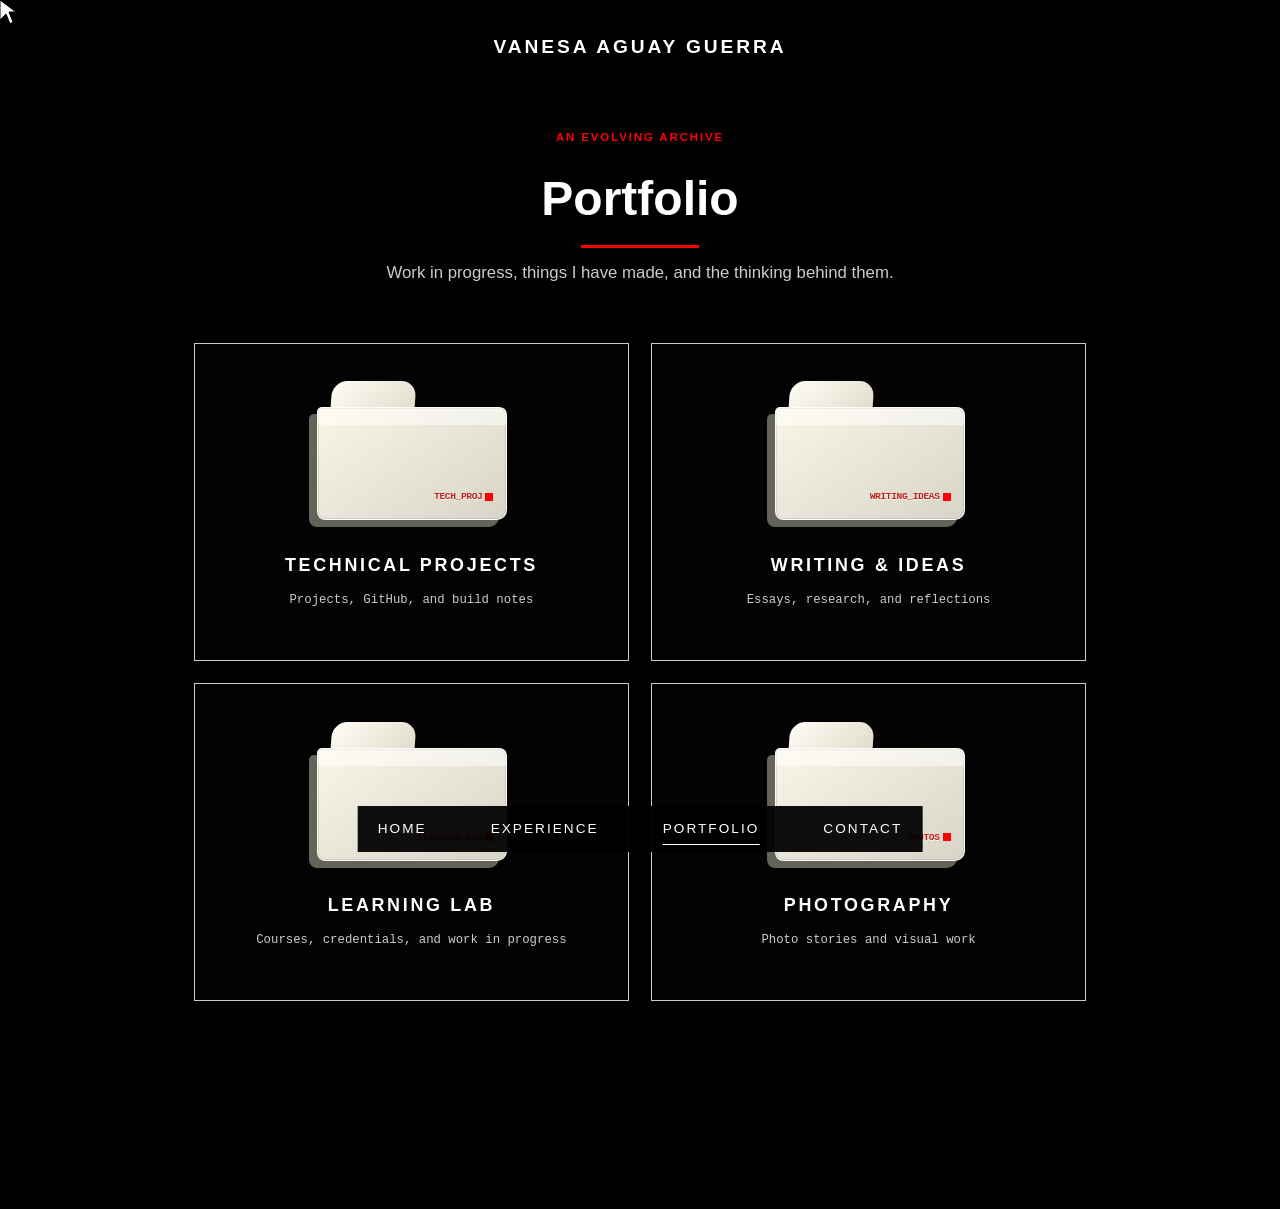
<file: portfolio.html>
<!DOCTYPE html>
<html lang="en">
<head>
  <meta charset="UTF-8">
  <meta name="viewport" content="width=device-width, initial-scale=1.0">
  <title>Portfolio • Vanesa Aguay Guerra</title>
  <link rel="stylesheet" href="styles.css">
</head>
<body>
  <div class="cursor" id="cursor"></div>

  <nav class="nav">
    <div class="nav-logo">VANESA AGUAY GUERRA</div>
  </nav>

  <nav class="bottom-nav" aria-label="Primary navigation">
    <a href="index.html" class="bottom-nav-link"><span class="nav-icon">⌂</span><span>home</span></a>
    <a href="experience.html" class="bottom-nav-link"><span class="nav-icon">◉</span><span>experience</span></a>
    <a href="portfolio.html" class="bottom-nav-link active" aria-current="page"><span class="nav-icon">▣</span><span>portfolio</span></a>
    <a href="mailto:vanesa.aguay@yale.edu" class="bottom-nav-link"><span class="nav-icon">✉</span><span>contact</span></a>
  </nav>

  <main id="main-container">
    <section id="portfolio" class="page active portfolio-page">
      <div class="content-wrapper portfolio-wrapper">
        <header class="portfolio-intro">
          <p class="portfolio-eyebrow">An evolving archive</p>
          <h1 class="page-title">Portfolio</h1>
          <p>Work in progress, things I have made, and the thinking behind them.</p>
        </header>

        <div class="folder-grid" id="folder-grid">
          <button class="folder-card" type="button" data-folder="technical">
            <span class="folder-illustration" aria-hidden="true"><span class="folder-tab"></span><span class="folder-body"><span>TECH_PROJ</span><b></b></span></span>
            <span class="folder-title">Technical Projects</span>
            <span class="folder-description">Projects, GitHub, and build notes</span>
          </button>
          <button class="folder-card" type="button" data-folder="writing">
            <span class="folder-illustration" aria-hidden="true"><span class="folder-tab"></span><span class="folder-body"><span>WRITING_IDEAS</span><b></b></span></span>
            <span class="folder-title">Writing &amp; Ideas</span>
            <span class="folder-description">Essays, research, and reflections</span>
          </button>
          <button class="folder-card" type="button" data-folder="learning">
            <span class="folder-illustration" aria-hidden="true"><span class="folder-tab"></span><span class="folder-body"><span>LEARNING_LAB</span><b></b></span></span>
            <span class="folder-title">Learning Lab</span>
            <span class="folder-description">Courses, credentials, and work in progress</span>
          </button>
          <button class="folder-card" type="button" data-folder="photography">
            <span class="folder-illustration" aria-hidden="true"><span class="folder-tab"></span><span class="folder-body"><span>PHOTOS</span><b></b></span></span>
            <span class="folder-title">Photography</span>
            <span class="folder-description">Photo stories and visual work</span>
          </button>
        </div>

        <div class="portfolio-collections" id="portfolio-collections">
          <section class="portfolio-collection" id="folder-technical" data-collection="technical" hidden>
            <div class="collection-heading">
              <button class="collection-back" type="button">← All folders</button>
              <p class="portfolio-eyebrow">TECH_PROJ</p>
              <h2>Technical Projects</h2>
              <p>A recruiter-friendly selection of applied AI, data systems, quantitative research, and engineering work. Open a project for the build story and repository.</p>
            </div>
            <div class="projects-grid">
              <a class="project-card project-link" data-project="replaylab" href="project.html?project=replaylab" target="_blank" rel="noopener noreferrer"><div class="project-image project-image-placeholder" aria-hidden="true"><span>REPLAY</span></div><div class="project-info"><p class="project-tag">Applied AI · Product</p><h3>ReplayLab</h3><p>A workflow-replay prototype for evaluating enterprise AI-agent actions before production deployment.</p><span class="btn btn-text">View project →</span></div></a>
              <a class="project-card project-link" data-project="venezuela-risk" href="project.html?project=venezuela-risk" target="_blank" rel="noopener noreferrer"><div class="project-image"><img src="assets/images/projects-5.png" alt="Emerging Markets Risk Pipeline"></div><div class="project-info"><p class="project-tag">Data Systems · Risk</p><h3>Emerging Markets Risk Pipeline</h3><p>ETL and Neo4j system integrating geopolitical news, commodity prices, and sovereign debt data to model Venezuela oil-risk signals.</p><span class="btn btn-text">View project →</span></div></a>
              <a class="project-card project-link" data-project="gpt-from-scratch" href="project.html?project=gpt-from-scratch" target="_blank" rel="noopener noreferrer"><div class="project-image project-image-placeholder" aria-hidden="true"><span>GPT</span></div><div class="project-info"><p class="project-tag">ML Systems</p><h3>GPT Built from Scratch</h3><p>From neural-network primitives and tokenization to attention, transformers, training, and text generation.</p><span class="btn btn-text">View project →</span></div></a>
              <a class="project-card project-link" data-project="investment-banking" href="project.html?project=investment-banking" target="_blank" rel="noopener noreferrer"><div class="project-image"><img src="assets/images/projects-6.png" alt="Investment Banking Analyst System"></div><div class="project-info"><p class="project-tag">Decision Systems · Finance</p><h3>Investment Banking Analyst 2.0</h3><p>Hybrid quant-analyst recommendation system combining financial scoring, machine learning precedent comparison, and client-specific logic.</p><span class="btn btn-text">View project →</span></div></a>
              <a class="project-card project-link" data-project="iwv-space" href="project.html?project=iwv-space" target="_blank" rel="noopener noreferrer"><div class="project-image"><img src="assets/images/projects-4.png" alt="Impact Weighted Valuation"></div><div class="project-info"><p class="project-tag">Quantitative Research</p><h3>Impact-Weighted Space Investment</h3><p>Research and replication code modeling how workforce and societal impact can reshape space-sector capital allocation.</p><span class="btn btn-text">View project →</span></div></a>
              <a class="project-card project-link" data-project="blackjack-monte-carlo" href="project.html?project=blackjack-monte-carlo" target="_blank" rel="noopener noreferrer"><div class="project-image"><img src="assets/images/projects-11.png" alt="Blackjack Monte Carlo"></div><div class="project-info"><p class="project-tag">Simulation · ML Foundations</p><h3>Blackjack Monte Carlo</h3><p>A simulation-based decision system learning an optimal hit/stand policy through state-value estimation.</p><span class="btn btn-text">View project →</span></div></a>
              <a class="project-card project-link" data-project="quantum-laser" href="project.html?project=quantum-laser" target="_blank" rel="noopener noreferrer"><div class="project-image"><img src="assets/images/projects-2.png" alt="Quantum Laser System"></div><div class="project-info"><p class="project-tag">Systems Engineering</p><h3>Quantum Laser Synchronization</h3><p>Python and MATLAB workflows for timing drift detection, signal synchronization, and distributed quantum networking experiments.</p><span class="btn btn-text">View project →</span></div></a>
              <a class="project-card project-link" data-project="llm-decision" href="project.html?project=llm-decision" target="_blank" rel="noopener noreferrer"><div class="project-image"><img src="assets/images/projects-13.png" alt="LLM Decision Invariance"></div><div class="project-info"><p class="project-tag">AI Evaluation</p><h3>LLM Decision Invariance Study</h3><p>Experimental study testing whether large language models maintain stable decisions under audience-framing changes.</p><span class="btn btn-text">View project →</span></div></a>
              <a class="project-card project-link" data-project="loan-decision" href="project.html?project=loan-decision" target="_blank" rel="noopener noreferrer"><div class="project-image"><img src="assets/images/projects-14.png" alt="Loan Decision System"></div><div class="project-info"><p class="project-tag">Decision Systems</p><h3>Loan Decision System</h3><p>An interpretable AI-driven lending system exploring fairness, counterfactuals, and approval decisions.</p><span class="btn btn-text">View project →</span></div></a>
              <a class="project-card project-link" data-project="mars-rover" href="project.html?project=mars-rover" target="_blank" rel="noopener noreferrer"><div class="project-image"><img src="assets/images/projects-1.png" alt="Mars Rover Architecture"></div><div class="project-info"><p class="project-tag">Systems Engineering</p><h3>NASA Mars Rover Architecture</h3><p>Systems architecture, cost-risk modeling, and power-subsystem analysis for a Mars rover concept.</p><span class="btn btn-text">View project →</span></div></a>
              <a class="project-card project-link" data-project="device-recommender" href="project.html?project=device-recommender" target="_blank" rel="noopener noreferrer"><div class="project-image"><img src="assets/images/projects-10.png" alt="Device Recommender"></div><div class="project-info"><p class="project-tag">Product · Decision Systems</p><h3>Device Recommender Goal Model</h3><p>A Python recommendation system aligning user needs, goals, and product constraints.</p><span class="btn btn-text">View project →</span></div></a>
              <a class="project-card project-link" data-project="quantum-design" href="project.html?project=quantum-design" target="_blank" rel="noopener noreferrer"><div class="project-image"><img src="assets/images/projects-9.png" alt="Quantum Design Tool"></div><div class="project-info"><p class="project-tag">Technical Visualization</p><h3>Quantum Network Design Tool</h3><p>An interactive TypeScript visualization of neutral-atom quantum networks and atomic interactions.</p><span class="btn btn-text">View project →</span></div></a>
              <a class="project-card project-link" data-project="ai-literacy" href="project.html?project=ai-literacy" target="_blank" rel="noopener noreferrer"><div class="project-image"><img src="assets/images/projects-3.png" alt="Hola Mundo AI literacy book"></div><div class="project-info"><p class="project-tag">AI Education</p><h3>Hola Mundo: AI for Kids</h3><p>A bilingual AI literacy book introducing machine learning, ethics, and computational thinking.</p><span class="btn btn-text">View project →</span></div></a>
              <a class="project-card project-link" data-project="advanced-filters" href="project.html?project=advanced-filters" target="_blank" rel="noopener noreferrer"><div class="project-image"><img src="assets/images/projects-8.png" alt="Advanced Filters and Oscillators"></div><div class="project-info"><p class="project-tag">Hardware Systems</p><h3>Advanced Filters &amp; Oscillators</h3><p>Circuit labs analyzing frequency response, attenuation, and loop-gain behavior.</p><span class="btn btn-text">View project →</span></div></a>
              <a class="project-card project-link" data-project="motor-controller" href="project.html?project=motor-controller" target="_blank" rel="noopener noreferrer"><div class="project-image"><img src="assets/images/projects-7.png" alt="PWM Motor Controller"></div><div class="project-info"><p class="project-tag">Hardware Systems</p><h3>PWM Motor Controller</h3><p>A PCB and comparator-based motor-control system using adjustable PWM duty cycles and IR beam switching.</p><span class="btn btn-text">View project →</span></div></a>
              <a class="project-card project-link" data-project="radio-fm" href="project.html?project=radio-fm" target="_blank" rel="noopener noreferrer"><div class="project-image"><img src="assets/images/projects-12.png" alt="FM Radio Transmission Circuit"></div><div class="project-info"><p class="project-tag">Hardware Systems</p><h3>FM Radio Transmission Circuit</h3><p>A built and soldered oscillator-based radio transmission circuit for audio-signal experiments.</p><span class="btn btn-text">View project →</span></div></a>
            </div>
            </div>
          </section>

          <section class="portfolio-collection" id="folder-writing" data-collection="writing" hidden>
            <div class="collection-heading">
              <button class="collection-back" type="button">← All folders</button>
              <p class="portfolio-eyebrow">WRITING_IDEAS</p>
              <h2>Writing &amp; Ideas</h2>
              <p>Longer-form notes on the work: what I noticed, what changed my thinking, and how the pieces fit together.</p>
            </div>
            <div class="collection-list">
              <a class="collection-list-item" href="blog-ai-infrastructure.html" target="_blank" rel="noopener noreferrer"><span><strong>AI systems and infrastructure</strong><small>Notes on the systems around a model that make it useful in practice.</small></span><b>↗</b></a>
              <a class="collection-list-item" href="blog-decision-systems.html" target="_blank" rel="noopener noreferrer"><span><strong>Ethics is goal selection</strong><small>Questions of prediction, context, and accountability in high-stakes tools.</small></span><b>↗</b></a>
              <a class="collection-list-item" href="blog-linear-algebra.html" target="_blank" rel="noopener noreferrer"><span><strong>Using linear algebra to understand football</strong><small>Projects that use quantitative ideas to explain or test something concrete.</small></span><b>↗</b></a>
            </div>
          </section>

          <section class="portfolio-collection" id="folder-learning" data-collection="learning" hidden>
            <div class="collection-heading">
              <button class="collection-back" type="button">← All folders</button>
              <p class="portfolio-eyebrow">LEARNING_LAB</p>
              <h2>Learning Lab</h2>
              <p>Formal coursework, focused programs, and skills I am actively putting to use.</p>
            </div>
            <div class="collection-list">
              <div class="collection-list-item static"><span><strong>Yale coursework</strong><small>Automated Decision Systems, Algorithms, Statistics &amp; Data Analysis, Data Structures, Circuits &amp; System Design, and Minds, Brains, &amp; Machines.</small></span></div>
              <div class="collection-list-item static"><span><strong>AI, cloud, and computing</strong><small>NVIDIA Accelerating CUDA C++ Applications on GPUs; Microsoft Azure AI Fundamentals; Microsoft Azure AI Essentials; AT&amp;T Technology Academy.</small></span></div>
              <div class="collection-list-item static"><span><strong>Finance and markets</strong><small>Training the Street: Applied Excel, Valuation, and Accounting; IMC Trading Experience; Jane Street FOCUS and UNBOXED.</small></span></div>
            </div>
          </section>

          <section class="portfolio-collection" id="folder-photography" data-collection="photography" hidden>
            <div class="collection-heading">
              <button class="collection-back" type="button">← All folders</button>
              <p class="portfolio-eyebrow">PHOTOS</p>
              <h2>Photography</h2>
              <p>A place for visual stories, details, and the parts of a place or experience that do not fit into a résumé bullet.</p>
            </div>
            <div class="photography-placeholder">
              <span aria-hidden="true">⌁</span>
              <p>This folder is ready for your first photo series.</p>
              <small>When you choose the images and titles, this can become a simple image-led archive without changing the portfolio structure.</small>
            </div>
          </section>
        </div>
      </div>
    </section>
  </main>

  <div class="modal" id="project-modal" role="dialog" aria-modal="true" aria-hidden="true">
    <div class="modal-content">
      <button class="modal-close" id="modal-close" type="button" aria-label="Close project details">×</button>
      <div id="modal-body"></div>
    </div>
  </div>

  <script src="script-pages.js"></script>
</body>
</html>
</file>
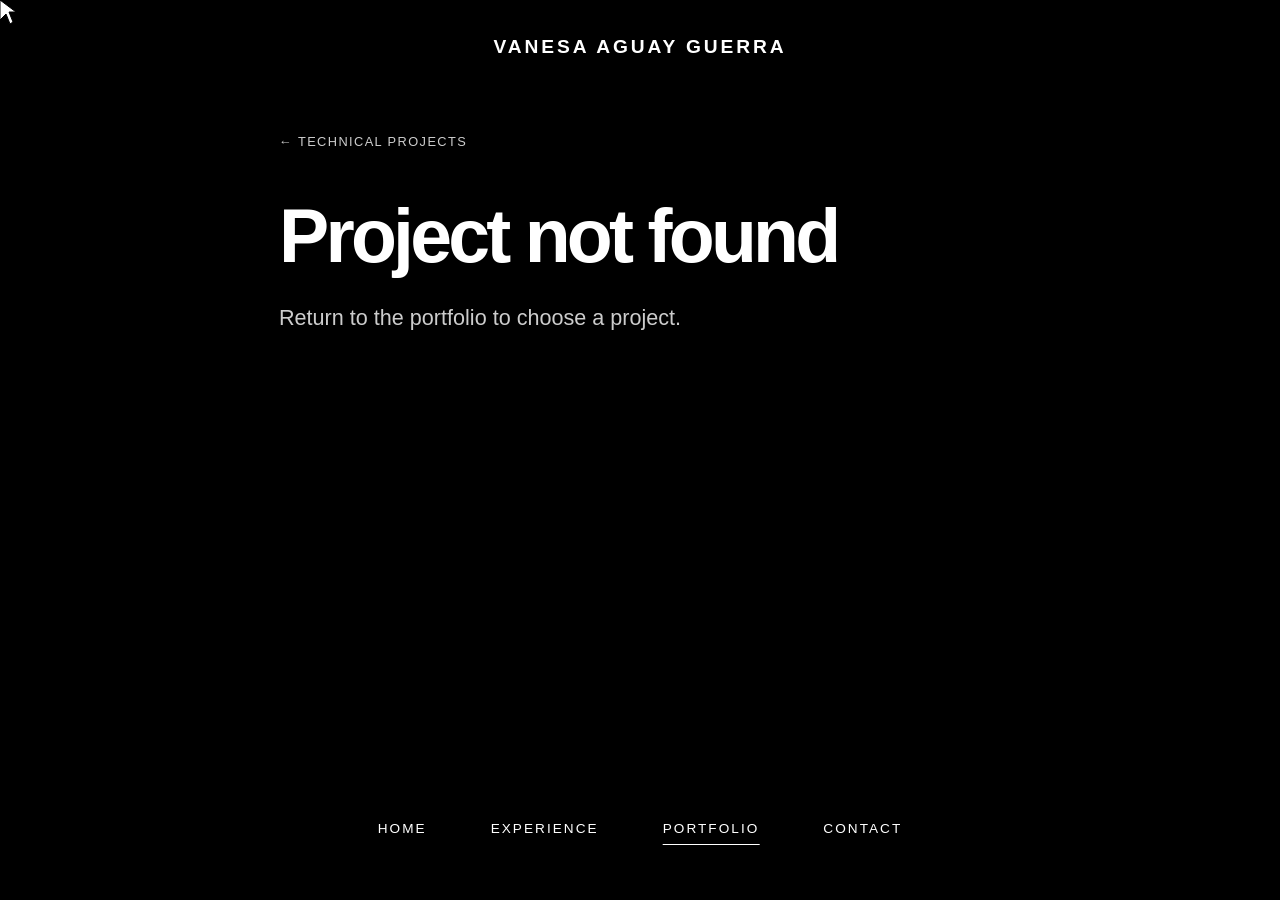
<file: project.html>
<!DOCTYPE html>
<html lang="en">
<head>
  <meta charset="UTF-8">
  <meta name="viewport" content="width=device-width, initial-scale=1.0">
  <title>Project • Vanesa Aguay Guerra</title>
  <link rel="stylesheet" href="styles.css">
</head>
<body>
  <div class="cursor" id="cursor"></div>

  <nav class="nav">
    <div class="nav-logo">VANESA AGUAY GUERRA</div>
  </nav>

  <nav class="bottom-nav" aria-label="Primary navigation">
    <a href="index.html" class="bottom-nav-link"><span class="nav-icon">⌂</span><span>home</span></a>
    <a href="experience.html" class="bottom-nav-link"><span class="nav-icon">◉</span><span>experience</span></a>
    <a href="portfolio.html#technical" class="bottom-nav-link active"><span class="nav-icon">▣</span><span>portfolio</span></a>
    <a href="mailto:vanesa.aguay@yale.edu" class="bottom-nav-link"><span class="nav-icon">✉</span><span>contact</span></a>
  </nav>

  <main id="main-container">
    <article class="page active">
      <div class="content-wrapper project-detail" id="project-page-body">
        <a class="article-back" href="portfolio.html#technical">← Technical Projects</a>
        <p class="project-page-status">Loading project…</p>
      </div>
    </article>
  </main>

  <script src="script-pages.js"></script>
</body>
</html>
</file>
<file: styles.css>
:root {
	--black: #000000;
	--white: #ffffff;
	--red: #ff0000;
	--gray: #808080;
	--light-gray: #cccccc;
	--transition: 0.3s cubic-bezier(0.4, 0, 0.2, 1);
  }
  
  * {
	margin: 0;
	padding: 0;
	box-sizing: border-box;
  }
  
  html {
	scroll-behavior: smooth;
  }
  
  body {
	font-family: -apple-system, BlinkMacSystemFont, 'Segoe UI', 'Helvetica Neue', Arial, sans-serif;
	background-color: var(--black);
	color: var(--white);
	line-height: 1.6;
	cursor: none;
	overflow-x: hidden;
  }
  
  /* Custom Cursor */
  .cursor {
	width: 20px;
	height: 28px;
	position: fixed;
	pointer-events: none;
	z-index: 10000;
	transition: transform 0.1s ease;
	background: url('data:image/svg+xml;utf8,<svg xmlns="http://www.w3.org/2000/svg" width="20" height="28" viewBox="0 0 20 28"><path fill="white" stroke="black" stroke-width="1" d="M0,0 L0,20 L6,14 L10,24 L13,22 L9,12 L16,12 Z"/></svg>') no-repeat;
	background-size: contain;
  }
  
  body:hover .cursor {
	transform: scale(1.1);
  }
  
  a:hover ~ .cursor,
  button:hover ~ .cursor {
	transform: scale(1.3);
  }
  
  /* Navigation */
  .nav {
	position: fixed;
	top: 0;
	left: 0;
	right: 0;
	display: flex;
	justify-content: center;
	align-items: center;
	padding: 2rem 4rem;
	z-index: 100;
	background: linear-gradient(180deg, rgba(0,0,0,0.9) 0%, rgba(0,0,0,0) 100%);
  }
  
  .nav-logo {
	font-size: 1.2rem;
	font-weight: 700;
	letter-spacing: 0.15em;
	text-align: center;
  }
  
  /* Bottom Navigation */
  .bottom-nav {
	position: fixed;
	bottom: 3rem;
	left: 50%;
	transform: translateX(-50%);
	display: flex;
	gap: 4rem;
	padding: 0.75rem 1.25rem;
	background: rgba(0, 0, 0, 0.94);
	z-index: 100;
	white-space: nowrap;
  }
  
  .bottom-nav-link {
	color: var(--white);
	text-decoration: none;
	font-size: 0.85rem;
	text-transform: uppercase;
	letter-spacing: 0.15em;
	position: relative;
	transition: var(--transition);
	font-weight: 300;
  }
  
  .nav-icon {
	display: none;
  }
  
  .bottom-nav-link::after {
	content: '';
	position: absolute;
	bottom: -5px;
	left: 0;
	right: 0;
	height: 1px;
	background: var(--white);
	transform: scaleX(0);
	transition: var(--transition);
  }
  
  .bottom-nav-link:hover::after,
  .bottom-nav-link.active::after {
	transform: scaleX(1);
  }
  
  .bottom-nav-link:hover {
	color: var(--red);
  }
  
  /* Pages */
  .page {
	min-height: 100vh;
	display: none;
	opacity: 0;
	transition: opacity 0.5s ease;
  }
  
  .page.active {
	display: block;
	opacity: 1;
  }
  
  /* Home Page */
  #home {
	display: flex;
	align-items: center;
	justify-content: center;
	position: relative;
  }
  
  .hero-container {
	width: 100%;
	display: flex;
	align-items: center;
	justify-content: center;
	min-height: 100vh;
  }
  
  .hero-visual-center {
	width: 100%;
	max-width: 1000px;
	height: 80vh;
	position: relative;
	display: flex;
	align-items: center;
	justify-content: center;
  }
  
  #canvas3d {
	width: 100%;
	height: 100%;
  }
  
  .canvas-hint {
	position: absolute;
	bottom: 1rem;
	left: 50%;
	transform: translateX(-50%);
	font-size: 0.75rem;
	color: var(--gray);
	text-align: center;
  }
  
  /* Content Pages */
  .content-wrapper {
	max-width: 1200px;
	margin: 0 auto;
	padding: 8rem 4rem calc(8rem + 5rem);
  }
  
  .page-title {
	font-size: 3rem;
	font-weight: 700;
	margin-bottom: 4rem;
	position: relative;
	display: inline-block;
  }
  
  .page-title::after {
	content: '';
	position: absolute;
	bottom: -10px;
	left: 0;
	width: 60%;
	height: 3px;
	background: var(--red);
  }
  
  .btn {
	padding: 1rem 2rem;
	font-size: 0.9rem;
	text-transform: uppercase;
	letter-spacing: 0.1em;
	text-decoration: none;
	border: 2px solid var(--white);
	background: transparent;
	color: var(--white);
	cursor: none;
	transition: var(--transition);
	display: inline-block;
  }
  
  .btn-text {
	border: none;
	padding: 0;
	color: var(--white);
	font-size: 0.9rem;
  }
  
  .btn-text:hover {
	color: var(--red);
  }
  
  /* Timeline */
  .timeline {
	position: relative;
	padding-left: 2rem;
  }
  
  .timeline::before {
	content: '';
	position: absolute;
	left: 0;
	top: 0;
	bottom: 0;
	width: 2px;
	background: var(--gray);
  }
  
  .timeline-item {
	position: relative;
	margin-bottom: 3rem;
	padding-left: 3rem;
  }
  
  .timeline-item::before {
	content: '';
	position: absolute;
	left: -2rem;
	top: 0;
	width: 12px;
	height: 12px;
	background: var(--red);
	border: 3px solid var(--black);
	border-radius: 50%;
  }
  
  .timeline-date {
	font-size: 0.9rem;
	color: var(--red);
	font-weight: 600;
	margin-bottom: 0.5rem;
  }
  
  .timeline-content h3 {
	font-size: 1.5rem;
	margin-bottom: 0.5rem;
  }
  
  .role {
	color: var(--light-gray);
	font-size: 0.95rem;
	margin-bottom: 0.75rem;
  }
  
  .timeline-content p {
	color: var(--light-gray);
	line-height: 1.7;
  }
  
  /* Projects Grid */
  .projects-grid {
	display: grid;
	grid-template-columns: repeat(auto-fit, minmax(350px, 1fr));
	gap: 2rem;
  }
  
  .project-card {
	background: rgba(255, 255, 255, 0.03);
	border: 1px solid rgba(255, 255, 255, 0.1);
	transition: var(--transition);
	cursor: none;
  }
  
  .project-card:hover {
	border-color: var(--red);
	transform: translateY(-5px);
  }
  
  .project-image {
	width: 100%;
	height: 250px;
	overflow: hidden;
	background: rgba(255, 255, 255, 0.05);
  }
  
  .project-image img {
	width: 100%;
	height: 100%;
	object-fit: cover;
	transition: var(--transition);
  }
  
  .project-card:hover .project-image img {
	transform: scale(1.05);
  }
  
  .project-info {
	padding: 2rem;
  }
  
  .project-info h3 {
	font-size: 1.3rem;
	margin-bottom: 1rem;
  }
  
  .project-info p {
	color: var(--light-gray);
	margin-bottom: 1.5rem;
	line-height: 1.6;
  }
  
  /* Blog Grid */
  .blog-grid {
	display: grid;
	gap: 3rem;
  }
  
  .blog-card {
	display: grid;
	grid-template-columns: 300px 1fr;
	gap: 2rem;
	border: 1px solid rgba(255, 255, 255, 0.1);
	padding: 2rem;
	transition: var(--transition);
  }
  
  .blog-card:hover {
	border-color: var(--red);
  }
  
  .blog-image {
	width: 100%;
	height: 200px;
	background: rgba(255, 255, 255, 0.05);
  }
  
  .blog-image img {
	width: 100%;
	height: 100%;
	object-fit: cover;
  }
  
  .blog-category {
	font-size: 0.75rem;
	color: var(--red);
	text-transform: uppercase;
	letter-spacing: 0.15em;
	font-weight: 600;
  }
  
  .blog-content h3 {
	font-size: 1.5rem;
	margin: 0.5rem 0 1rem;
  }
  
  .blog-content p {
	color: var(--light-gray);
	line-height: 1.7;
	margin-bottom: 1.5rem;
  }
  
  /* Modal */
  .modal {
	display: none;
	position: fixed;
	top: 0;
	left: 0;
	width: 100%;
	height: 100%;
	background: rgba(0, 0, 0, 0.95);
	z-index: 1000;
	align-items: center;
	justify-content: center;
  }
  
  .modal.active {
	display: flex;
  }
  
  .modal-content {
	background: var(--black);
	border: 2px solid var(--white);
	max-width: 900px;
	max-height: 90vh;
	overflow-y: auto;
	padding: 3rem;
	position: relative;
  }
  
  .modal-close {
	position: absolute;
	top: 1rem;
	right: 1rem;
	background: none;
	border: none;
	color: var(--white);
	font-size: 2rem;
	cursor: none;
	line-height: 1;
  }
  
  /* Responsive */
  @media (max-width: 968px) {
	.nav {
	  padding: 1.5rem 2rem;
	}
  
	.nav-logo {
	  font-size: 1rem;
	}
  
	.bottom-nav {
	  bottom: 1.5rem;
	  gap: 2rem;
	}
  
	.bottom-nav-link {
	  font-size: 0.75rem;
	}
  
	.hero-visual-center {
	  height: 70vh;
	}
  
	.content-wrapper {
	  padding: 6rem 2rem calc(6rem + 5rem);
	}
  
	.projects-grid {
	  grid-template-columns: 1fr;
	}
  
	.blog-card {
	  grid-template-columns: 1fr;
	}
  }
  
  @media (max-width: 640px) {
	.bottom-nav {
	  gap: 1.5rem;
	}
  
	.bottom-nav-link {
	  font-size: 0.65rem;
	}
  
	.nav-logo {
	  font-size: 0.8rem;
	}
  }

  .bottom-nav {
	z-index: 999999 !important;
	pointer-events: auto !important;
  }
  
  .bottom-nav-link {
	pointer-events: auto !important;
  }
  


  
  

/* Experience narrative */
.experience-wrapper {
  max-width: 1120px;
}

.experience-intro {
  max-width: 760px;
  margin-bottom: 5.5rem;
}

.experience-eyebrow {
  color: var(--red);
  font-size: 0.72rem;
  font-weight: 600;
  letter-spacing: 0.16em;
  margin-bottom: 1rem;
  text-transform: uppercase;
}

.experience-intro .page-title {
  margin-bottom: 1.8rem;
}

.experience-statement {
  color: var(--light-gray);
  font-size: clamp(1.2rem, 2vw, 1.6rem);
  line-height: 1.45;
  max-width: 650px;
}

.experience-timeline {
  border-top: 1px solid rgba(255, 255, 255, 0.22);
}

.experience-era {
  display: grid;
  grid-template-columns: minmax(170px, 0.42fr) minmax(0, 1.58fr);
  gap: 3rem;
  padding: 2.5rem 0 1rem;
}

.experience-era-label p {
  color: var(--red);
  font-size: 0.78rem;
  font-weight: 600;
  letter-spacing: 0.1em;
  margin-bottom: 0.45rem;
  text-transform: uppercase;
}

.experience-era-label h2 {
  font-size: 1.05rem;
  font-weight: 500;
  line-height: 1.35;
}

.experience-era-items {
  min-width: 0;
}

.experience-entry {
  align-items: start;
  background: transparent;
  border: 0;
  border-top: 1px solid rgba(255, 255, 255, 0.18);
  color: var(--white);
  cursor: none;
  display: grid;
  font: inherit;
  gap: 0.3rem 1.5rem;
  grid-template-columns: minmax(0, 1fr) auto;
  padding: 1.45rem 0 1.55rem;
  text-align: left;
  transition: border-color var(--transition), padding-left var(--transition);
  width: 100%;
}

.experience-entry:first-child {
  border-top: 0;
  padding-top: 0;
}

.experience-entry:hover,
.experience-entry:focus-visible {
  border-color: var(--red);
  outline: 0;
  padding-left: 0.75rem;
}

.experience-entry-main,
.experience-entry-summary {
  min-width: 0;
}

.experience-entry-company,
.experience-entry-role,
.experience-entry-summary {
  display: block;
}

.experience-entry-company {
  font-size: 1.25rem;
  font-weight: 650;
  letter-spacing: -0.02em;
  line-height: 1.25;
}

.experience-entry-role {
  color: var(--light-gray);
  font-size: 0.93rem;
  margin-top: 0.28rem;
}

.experience-entry-summary {
  color: var(--light-gray);
  font-size: 0.92rem;
  grid-column: 1;
  line-height: 1.55;
  max-width: 640px;
}

.experience-entry-arrow {
  color: var(--red);
  font-size: 1.2rem;
  grid-column: 2;
  grid-row: 1 / span 2;
  line-height: 1;
  transition: transform var(--transition);
}

.experience-entry:hover .experience-entry-arrow,
.experience-entry:focus-visible .experience-entry-arrow {
  transform: translate(0.2rem, -0.2rem);
}

.experience-modal {
  background: rgba(0, 0, 0, 0.97);
  padding: 2rem;
}

.experience-modal-content {
  border: 1px solid rgba(255, 255, 255, 0.65);
  max-width: 760px;
  padding: clamp(2rem, 5vw, 4rem);
  width: 100%;
}

.experience-modal-kicker {
  color: var(--red);
  font-size: 0.72rem;
  font-weight: 600;
  letter-spacing: 0.14em;
  margin-bottom: 1rem;
  padding-right: 2rem;
  text-transform: uppercase;
}

.experience-modal-content h2 {
  font-size: clamp(2rem, 4vw, 3.2rem);
  letter-spacing: -0.04em;
  line-height: 1.04;
  margin-bottom: 0.65rem;
}

.experience-modal-role {
  color: var(--light-gray);
  font-size: 1rem;
  margin-bottom: 2.25rem;
}

.experience-modal-content h3 {
  font-size: 0.78rem;
  font-weight: 600;
  letter-spacing: 0.13em;
  margin: 2rem 0 0.8rem;
  text-transform: uppercase;
}

.experience-modal-content p,
.experience-modal-content li {
  color: var(--light-gray);
  line-height: 1.7;
}

.experience-modal-content ul {
  display: grid;
  gap: 0.55rem;
  list-style: none;
  margin: 0;
}

.experience-modal-content li {
  padding-left: 1.1rem;
  position: relative;
}

.experience-modal-content li::before {
  color: var(--red);
  content: '•';
  left: 0;
  position: absolute;
}

.experience-modal-focus {
  border-top: 1px solid rgba(255, 255, 255, 0.22);
  margin-top: 2rem;
  padding-top: 1.2rem;
}

.experience-modal-focus span {
  color: var(--white);
}

body.modal-open {
  overflow: hidden;
}

@media (max-width: 720px) {
  .experience-intro {
    margin-bottom: 3.75rem;
  }

  .experience-era {
    display: block;
    padding-top: 2rem;
  }

  .experience-era-label {
    margin-bottom: 1.8rem;
  }

  .experience-entry-company {
    font-size: 1.1rem;
  }

  .experience-modal {
    align-items: flex-start;
    overflow-y: auto;
    padding: 1rem;
  }

  .experience-modal-content {
    margin: 4.5rem 0 7rem;
    max-height: none;
  }
}


/* Portfolio folders */
.portfolio-wrapper {
  max-width: 1020px;
}

.portfolio-intro {
  margin: 0 auto 3.5rem;
  max-width: 660px;
  text-align: center;
}

.portfolio-intro .page-title {
  margin-bottom: 1.4rem;
}

.portfolio-intro .page-title::after {
  left: 20%;
  right: 20%;
  width: auto;
}

.portfolio-intro > p:last-child {
  color: var(--light-gray);
  font-size: 1.05rem;
}

.portfolio-eyebrow {
  color: var(--red);
  font-size: 0.72rem;
  font-weight: 600;
  letter-spacing: 0.16em;
  margin-bottom: 0.9rem;
  text-transform: uppercase;
}

.folder-grid {
  display: grid;
  gap: 1.4rem;
  grid-template-columns: repeat(2, minmax(0, 1fr));
}

.folder-card {
  align-items: center;
  background: rgba(255, 255, 255, 0.01);
  border: 1px solid rgba(255, 255, 255, 0.78);
  color: var(--white);
  cursor: none;
  display: flex;
  flex-direction: column;
  font: inherit;
  min-height: 318px;
  padding: 2.35rem 2rem 2rem;
  text-align: center;
  transition: border-color var(--transition), transform var(--transition), background var(--transition);
}

.folder-card:hover,
.folder-card:focus-visible {
  background: rgba(255, 255, 255, 0.045);
  border-color: var(--red);
  outline: 0;
  transform: translateY(-0.35rem);
}

.folder-illustration {
  display: block;
  height: 148px;
  margin-bottom: 1.35rem;
  position: relative;
  width: 220px;
}

.folder-tab {
  background: linear-gradient(135deg, #fffdf5 0%, #ddd8c7 100%);
  border-radius: 15px 15px 0 0;
  height: 42px;
  left: 30px;
  position: absolute;
  top: 0;
  transform: skewX(-4deg);
  width: 84px;
}

.folder-body {
  background: linear-gradient(145deg, #f9f6e9 0%, #d8d5c8 100%);
  border: 1px solid rgba(255, 255, 255, 0.9);
  border-radius: 5px 8px 10px 8px;
  box-shadow: -8px 7px 0 rgba(178, 178, 159, 0.55), inset 0 0 0 1px rgba(100, 99, 91, 0.18);
  color: #bb241f;
  font-family: ui-monospace, SFMono-Regular, Menlo, Monaco, Consolas, monospace;
  font-size: 0.6rem;
  font-weight: 700;
  height: 113px;
  left: 16px;
  letter-spacing: -0.04em;
  padding: 81px 13px 0;
  position: absolute;
  text-align: right;
  text-shadow: 0 1px rgba(255, 255, 255, 0.75);
  top: 26px;
  width: 190px;
}

.folder-body::before {
  background: rgba(255, 255, 255, 0.48);
  border-radius: 4px 4px 0 0;
  content: '';
  height: 17px;
  left: 0;
  position: absolute;
  right: 0;
  top: 0;
}

.folder-body b {
  background: var(--red);
  display: inline-block;
  height: 8px;
  margin-left: 3px;
  vertical-align: middle;
  width: 8px;
}

.folder-title,
.folder-description {
  display: block;
}

.folder-title {
  font-size: 1.12rem;
  font-weight: 700;
  letter-spacing: 0.15em;
  text-transform: uppercase;
}

.folder-description {
  color: var(--light-gray);
  font-family: ui-monospace, SFMono-Regular, Menlo, Monaco, Consolas, monospace;
  font-size: 0.77rem;
  margin-top: 0.7rem;
}

.portfolio-collection[hidden] {
  display: none;
}

.portfolio-collection {
  animation: collection-enter 0.35s ease both;
}

.collection-heading {
  border-bottom: 1px solid rgba(255, 255, 255, 0.22);
  margin-bottom: 2.2rem;
  padding-bottom: 1.8rem;
}

.collection-heading h2 {
  font-size: clamp(2rem, 4vw, 3.4rem);
  letter-spacing: -0.045em;
  line-height: 1;
  margin-bottom: 0.9rem;
}

.collection-heading > p:last-child {
  color: var(--light-gray);
  max-width: 650px;
}

.collection-back {
  background: transparent;
  border: 0;
  color: var(--light-gray);
  cursor: none;
  font: inherit;
  font-size: 0.8rem;
  letter-spacing: 0.1em;
  margin: 0 0 2.5rem;
  padding: 0;
  text-transform: uppercase;
}

.collection-back:hover,
.collection-back:focus-visible {
  color: var(--red);
  outline: 0;
}

.collection-list {
  border-top: 1px solid rgba(255, 255, 255, 0.2);
}

.collection-list-item {
  align-items: start;
  border-bottom: 1px solid rgba(255, 255, 255, 0.2);
  color: var(--white);
  display: flex;
  justify-content: space-between;
  padding: 1.35rem 0;
  text-decoration: none;
  transition: padding-left var(--transition), border-color var(--transition);
}

.collection-list-item:not(.static):hover,
.collection-list-item:not(.static):focus-visible {
  border-color: var(--red);
  outline: 0;
  padding-left: 0.75rem;
}

.collection-list-item strong,
.collection-list-item small {
  display: block;
}

.collection-list-item strong {
  font-size: 1.1rem;
  font-weight: 600;
}

.collection-list-item small {
  color: var(--light-gray);
  line-height: 1.55;
  margin-top: 0.35rem;
  max-width: 670px;
}

.collection-list-item b {
  color: var(--red);
  font-size: 1.2rem;
  font-weight: 400;
  margin-left: 1.5rem;
}

.collection-link {
  color: var(--white);
  display: inline-block;
  font-size: 0.86rem;
  font-weight: 600;
  letter-spacing: 0.12em;
  margin-top: 2rem;
  text-decoration: none;
  text-transform: uppercase;
}

.collection-link:hover {
  color: var(--red);
}

.photography-placeholder {
  align-items: center;
  border: 1px dashed rgba(255, 255, 255, 0.35);
  color: var(--light-gray);
  display: flex;
  flex-direction: column;
  justify-content: center;
  min-height: 270px;
  padding: 2rem;
  text-align: center;
}

.photography-placeholder span {
  color: var(--red);
  font-size: 3rem;
  line-height: 1;
}

.photography-placeholder p {
  color: var(--white);
  margin: 1rem 0 0.5rem;
}

.photography-placeholder small {
  line-height: 1.6;
  max-width: 460px;
}

@keyframes collection-enter {
  from { opacity: 0; transform: translateY(0.8rem); }
  to { opacity: 1; transform: translateY(0); }
}

@media (max-width: 720px) {
  .folder-grid {
    grid-template-columns: 1fr;
  }

  .folder-card {
    min-height: 290px;
  }
}


.folder-grid[hidden] {
  display: none;
}


/* Standalone writing pages */
.writing-article {
  max-width: 850px;
}

.article-back {
  color: var(--light-gray);
  display: inline-block;
  font-size: 0.8rem;
  letter-spacing: 0.11em;
  margin-bottom: 3rem;
  text-decoration: none;
  text-transform: uppercase;
}

.article-back:hover {
  color: var(--red);
}

.writing-article h1 {
  font-size: clamp(2.6rem, 6vw, 4.7rem);
  letter-spacing: -0.05em;
  line-height: 0.98;
  margin: 0.9rem 0 1.7rem;
}

.article-dek {
  color: var(--light-gray);
  font-size: clamp(1.1rem, 2vw, 1.35rem);
  line-height: 1.55;
  margin-bottom: 3rem;
  max-width: 680px;
}

.writing-article > p:not(.blog-category):not(.article-dek) {
  color: var(--light-gray);
  line-height: 1.9;
  margin-bottom: 1.5rem;
  max-width: 720px;
}

.writing-article h2 {
  font-size: 1.55rem;
  margin: 3.3rem 0 1rem;
}


/* Experience detail drawer */
.experience-modal {
  align-items: stretch;
  background: rgba(0, 0, 0, 0.52);
  justify-content: flex-end;
  padding: 0;
  z-index: 1000000;
}

.experience-modal-content {
  border: 0;
  border-left: 1px solid rgba(255, 255, 255, 0.6);
  box-shadow: -20px 0 50px rgba(0, 0, 0, 0.42);
  height: 100vh;
  max-height: none;
  max-width: 680px;
  overflow-y: auto;
  padding: clamp(2rem, 4vw, 4rem);
  transform: translateX(100%);
  transition: transform 0.35s cubic-bezier(0.4, 0, 0.2, 1);
  width: min(46vw, 680px);
}

.experience-modal.active .experience-modal-content {
  transform: translateX(0);
}

.experience-entry.is-selected {
  border-color: var(--red);
  padding-left: 0.75rem;
}

.experience-entry.is-selected .experience-entry-arrow {
  transform: translate(0.2rem, -0.2rem);
}

@media (max-width: 720px) {
  .experience-modal {
    background: var(--black);
  }

  .experience-modal-content {
    border-left: 0;
    box-shadow: none;
    margin: 0;
    min-height: 100vh;
    width: 100%;
  }
}


/* Keep the custom cursor visible over primary navigation on every page. */
.bottom-nav,
.bottom-nav * {
  cursor: none !important;
}


/* The cursor must sit above the fixed navigation itself, not just inherit its cursor rule. */
.cursor {
  z-index: 1000001;
}


/* Desktop experience explorer: keep the timeline usable beside the detail panel. */
@media (min-width: 721px) {
  .experience-modal {
    background: transparent;
    pointer-events: none;
  }

  .experience-modal-content {
    pointer-events: auto;
    width: min(42vw, 620px);
  }

  body.modal-open {
    overflow: auto;
  }
}


/* Shareable technical project pages */
.project-link {
  color: inherit;
  text-decoration: none;
}

.project-detail {
  max-width: 850px;
}

.project-page-kicker {
  color: var(--red);
  font-size: 0.72rem;
  font-weight: 600;
  letter-spacing: 0.16em;
  margin-bottom: 0.85rem;
  text-transform: uppercase;
}

.project-detail h1 {
  font-size: clamp(2.6rem, 6vw, 4.7rem);
  letter-spacing: -0.05em;
  line-height: 0.98;
  margin-bottom: 1.7rem;
}

.project-page-dek {
  color: var(--light-gray);
  font-size: clamp(1.1rem, 2vw, 1.35rem);
  line-height: 1.55;
  margin-bottom: 2.6rem;
  max-width: 710px;
}

.project-page-image {
  border: 1px solid rgba(255, 255, 255, 0.16);
  display: block;
  margin: 0 0 3rem;
  max-width: 100%;
}

.project-detail h2 {
  font-size: 1.45rem;
  margin: 3rem 0 1rem;
}

.project-detail ul {
  display: grid;
  gap: 0.7rem;
  list-style: none;
}

.project-detail li {
  color: var(--light-gray);
  line-height: 1.7;
  padding-left: 1.1rem;
  position: relative;
}

.project-detail li::before {
  color: var(--red);
  content: '•';
  left: 0;
  position: absolute;
}

.project-page-tools {
  color: var(--light-gray);
  line-height: 1.7;
}


/* Project walkthrough sections */
.project-walkthrough {
  border-top: 1px solid rgba(255, 255, 255, 0.2);
  margin: 3rem 0 0;
  max-width: 720px;
  padding-top: 0.5rem;
}

.project-walkthrough p {
  color: var(--light-gray);
  line-height: 1.8;
  margin-bottom: 1.25rem;
}

.project-repo-link {
  border-bottom: 1px solid var(--red);
  color: var(--white);
  display: inline-block;
  font-size: 0.82rem;
  font-weight: 600;
  letter-spacing: 0.1em;
  margin: 1.2rem 0 0.5rem;
  padding-bottom: 0.25rem;
  text-decoration: none;
  text-transform: uppercase;
}

.project-repo-link:hover {
  color: var(--red);
}

.project-image-placeholder {
  align-items: center;
  background: linear-gradient(135deg, rgba(255, 0, 0, 0.2), rgba(255, 255, 255, 0.05));
  display: flex;
  justify-content: center;
}

.project-image-placeholder span {
  color: var(--white);
  font-family: ui-monospace, SFMono-Regular, Menlo, Monaco, Consolas, monospace;
  font-size: clamp(1.4rem, 4vw, 2.4rem);
  font-weight: 700;
  letter-spacing: 0.14em;
}


/* Technical project organization */
.project-tag {
  margin: 0 0 0.7rem;
  color: var(--accent);
  font-family: var(--font-mono);
  font-size: 0.74rem;
  font-weight: 700;
  letter-spacing: 0.08em;
  text-transform: uppercase;
}

.project-story {
  max-width: 47rem;
}

.project-story-section {
  margin: 0 0 2.35rem;
}

.project-story-section h2 {
  margin: 0 0 0.75rem;
  font-size: clamp(1.25rem, 2.3vw, 1.7rem);
}

.project-story-section p + p {
  margin-top: 0.85rem;
}
</file>
